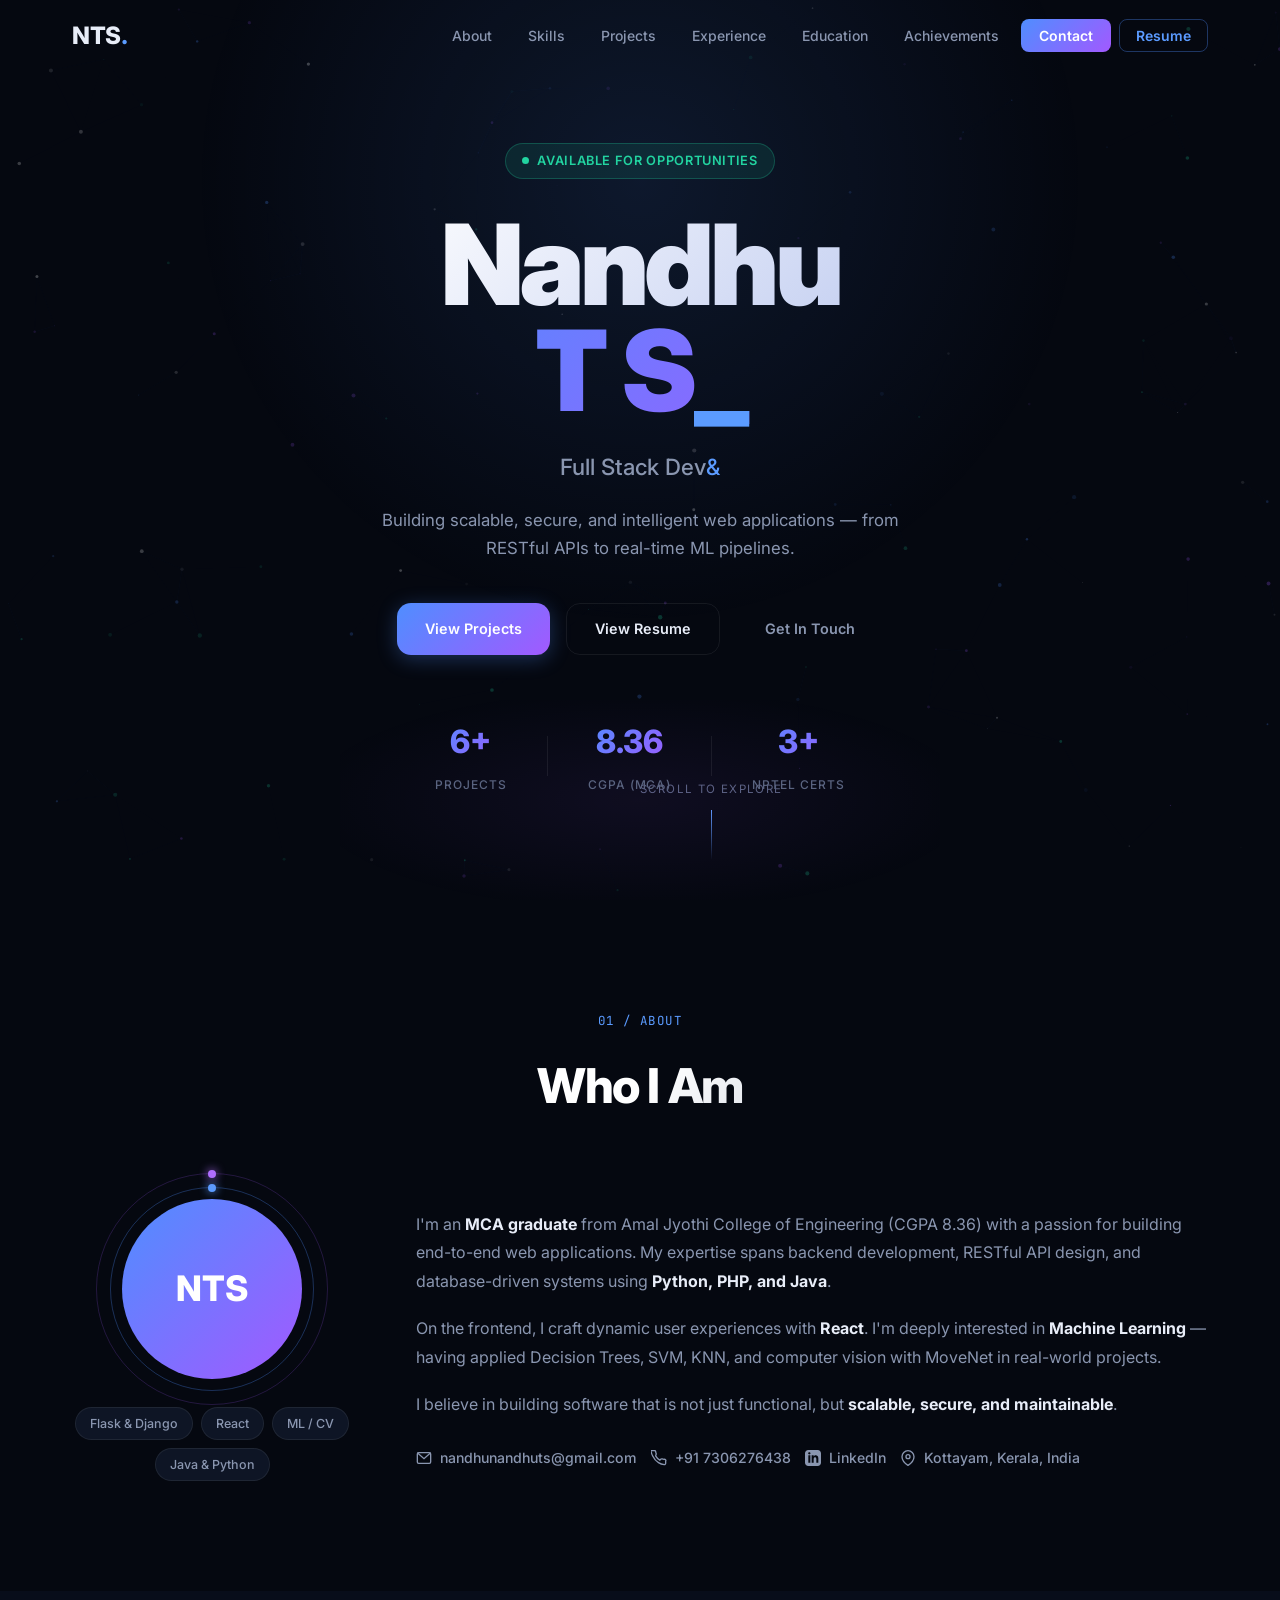
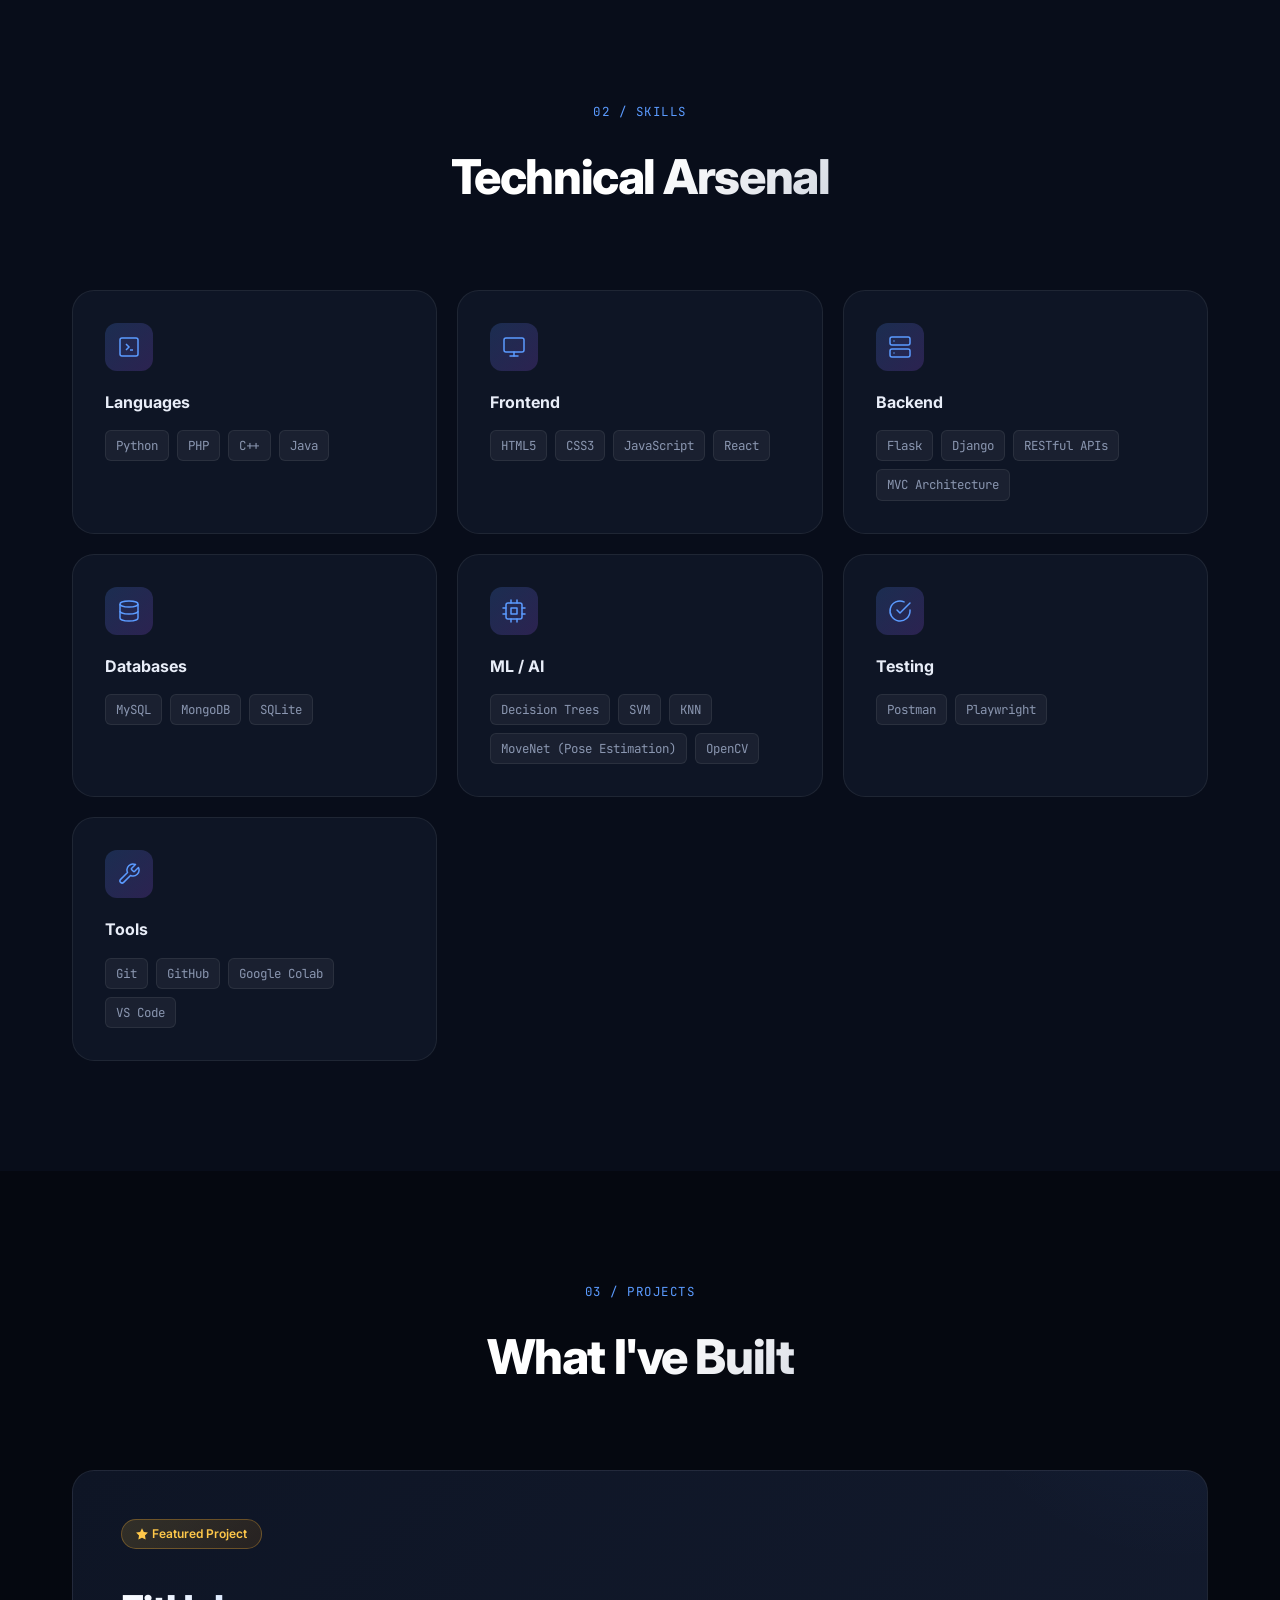
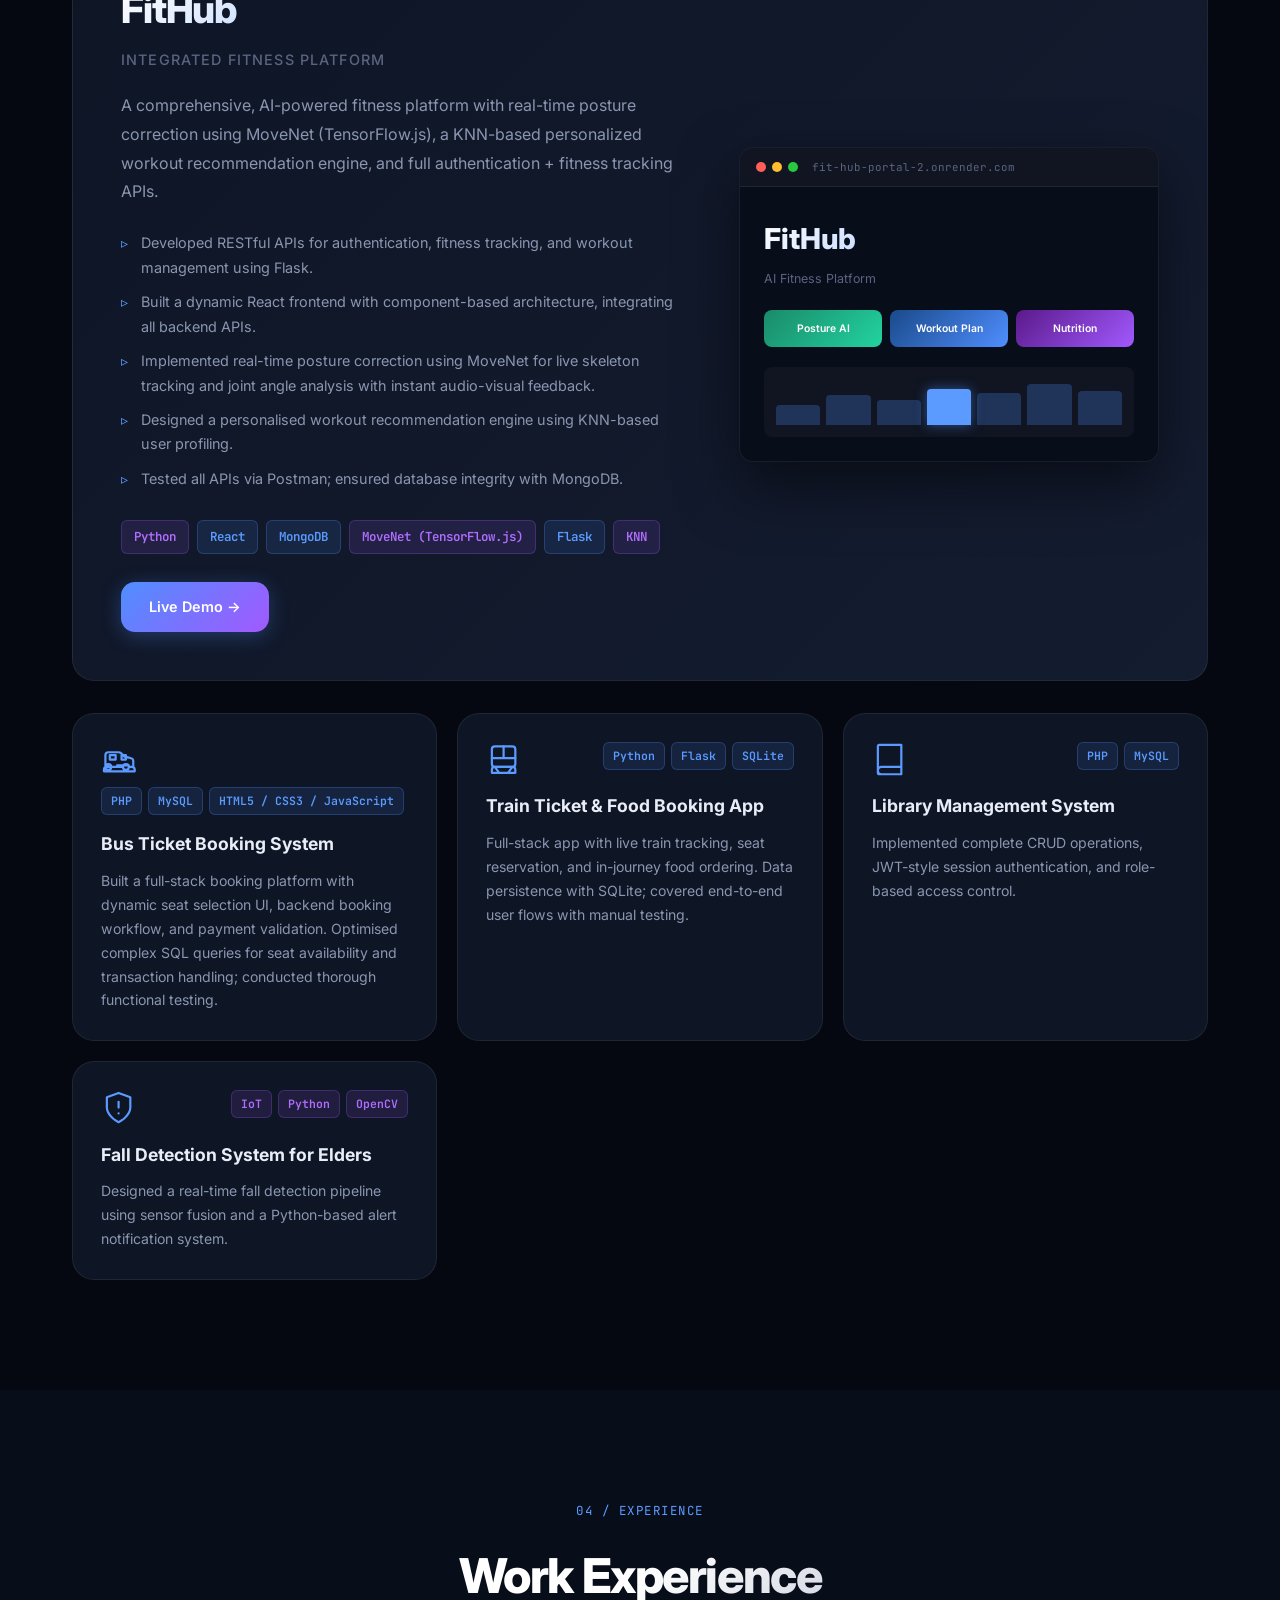
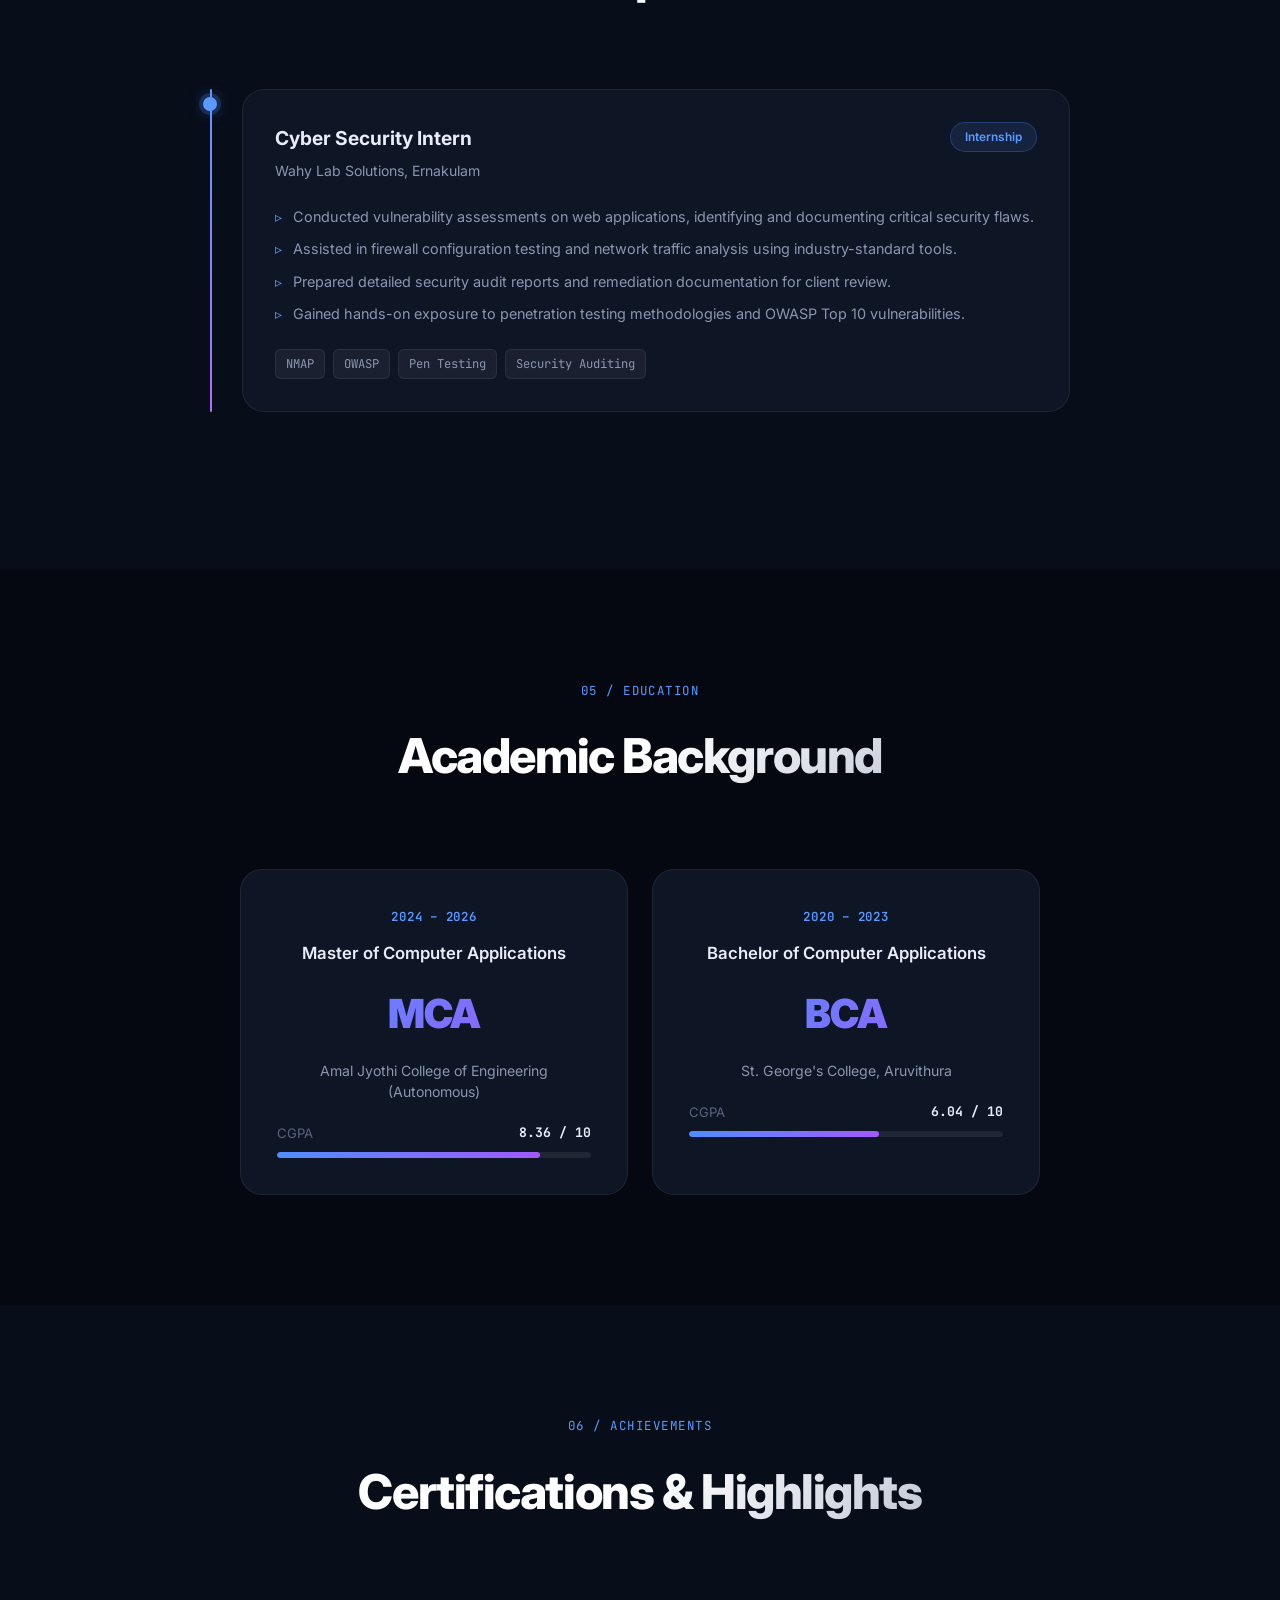
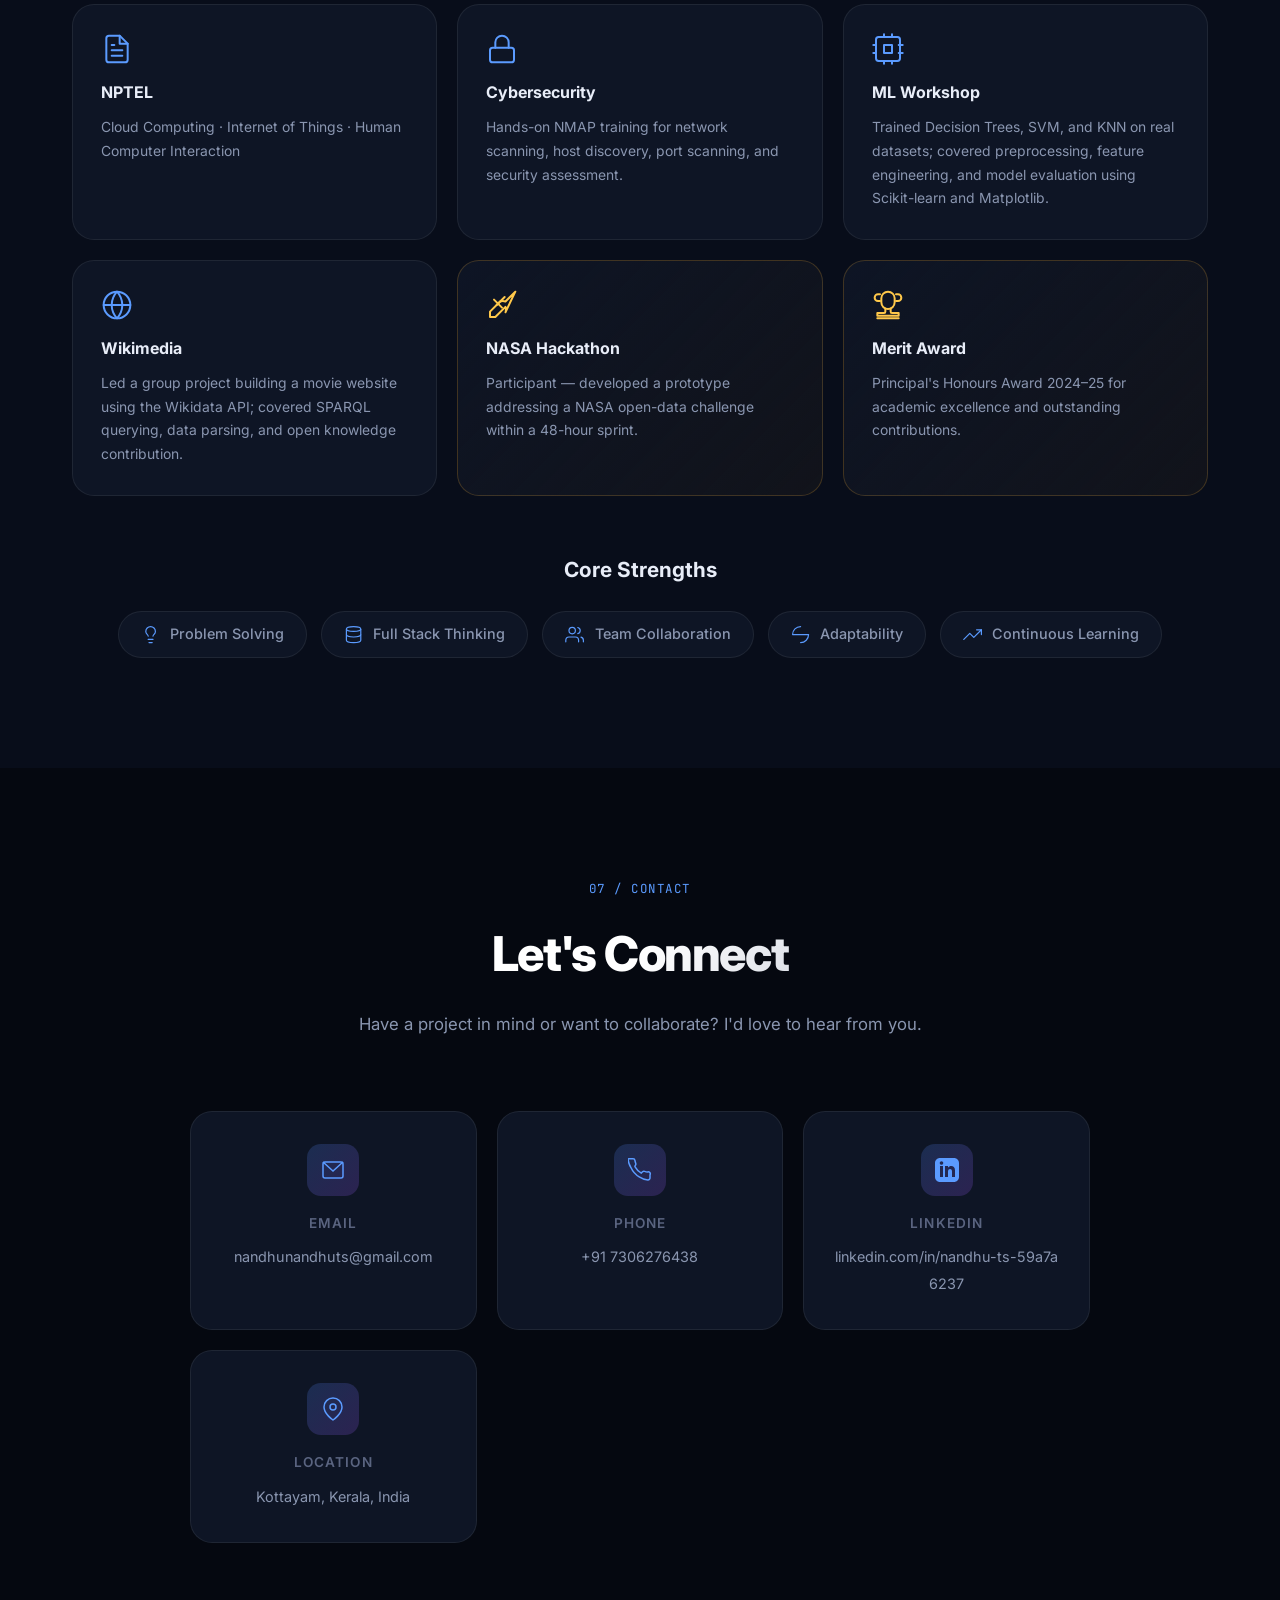
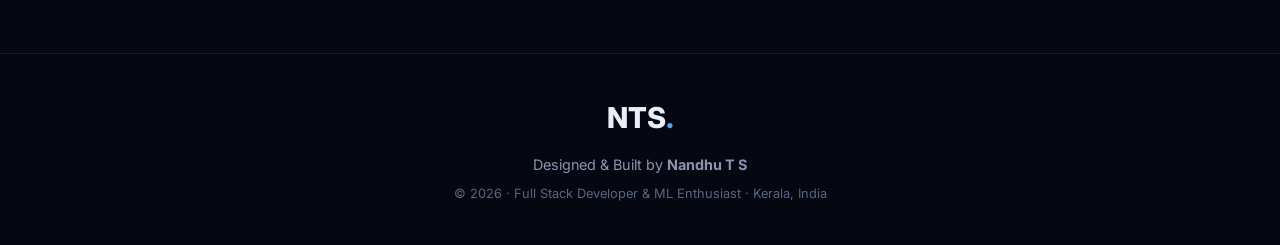
<file: index.html>
<!DOCTYPE html>
<html lang="en">
<head>
  <meta charset="UTF-8" />
  <meta name="viewport" content="width=device-width, initial-scale=1.0" />
  <title>Nandhu T S — Full Stack Developer & ML Enthusiast</title>
  <meta name="description" content="Portfolio of Nandhu T S — Full Stack Developer and ML Enthusiast specializing in Flask, React, Python, Java and Machine Learning." />
  <link rel="preconnect" href="https://fonts.googleapis.com" />
  <link rel="preconnect" href="https://fonts.gstatic.com" crossorigin />
  <link href="https://fonts.googleapis.com/css2?family=Inter:wght@300;400;500;600;700;800;900&family=JetBrains+Mono:wght@400;500&display=swap" rel="stylesheet" />
  <link rel="stylesheet" href="styles.css" />
</head>
<body>
  <!-- Particle Canvas -->
  <canvas id="particles"></canvas>

  <!-- Navigation -->
  <nav id="navbar">
    <div class="nav-container">
      <a class="nav-logo" href="#hero">NTS<span class="logo-dot">.</span></a>
      <button class="nav-toggle" id="navToggle" aria-label="Toggle menu">
        <span></span><span></span><span></span>
      </button>
      <ul class="nav-links" id="navLinks">
        <li><a href="#about">About</a></li>
        <li><a href="#skills">Skills</a></li>
        <li><a href="#projects">Projects</a></li>
        <li><a href="#experience">Experience</a></li>
        <li><a href="#education">Education</a></li>
        <li><a href="#certifications">Achievements</a></li>
        <li><a href="#contact" class="nav-cta">Contact</a></li>
        <li><a href="resume.html" class="nav-resume" target="_blank" id="navResumeLink">Resume</a></li>
      </ul>
    </div>
  </nav>

  <!-- Hero Section -->
  <section id="hero">
    <div class="hero-content">
      <div class="hero-badge">
        <span class="badge-dot"></span>
        Available for opportunities
      </div>
      <h1 class="hero-name">
        <span class="line1">Nandhu</span>
        <span class="line2">T S<span class="cursor-blink">_</span></span>
      </h1>
      <p class="hero-title">Full Stack Developer <span class="amp">&amp;</span> ML Enthusiast</p>
      <p class="hero-desc">
        Building scalable, secure, and intelligent web applications — from RESTful APIs to real-time ML pipelines.
      </p>
      <div class="hero-actions">
        <a href="#projects" class="btn btn-primary">View Projects</a>
        <a href="resume.html" class="btn btn-outline" target="_blank" id="heroResumeBtn">View Resume</a>
        <a href="#contact" class="btn btn-ghost">Get In Touch</a>
      </div>
      <div class="hero-stats">
        <div class="stat"><span class="stat-val">6+</span><span class="stat-label">Projects</span></div>
        <div class="stat-divider"></div>
        <div class="stat"><span class="stat-val">8.36</span><span class="stat-label">CGPA (MCA)</span></div>
        <div class="stat-divider"></div>
        <div class="stat"><span class="stat-val">3+</span><span class="stat-label">NPTEL Certs</span></div>
      </div>
    </div>
    <div class="hero-scroll">
      <span>Scroll to explore</span>
      <div class="scroll-line"></div>
    </div>
  </section>

  <!-- About Section -->
  <section id="about" class="section">
    <div class="container">
      <div class="section-header">
        <span class="section-tag">01 / About</span>
        <h2 class="section-title">Who I Am</h2>
      </div>
      <div class="about-grid">
        <div class="about-avatar-wrap">
          <div class="about-avatar">
            <div class="avatar-initials">NTS</div>
            <div class="avatar-ring"></div>
            <div class="avatar-ring ring2"></div>
          </div>
          <div class="about-chips">
            <span class="chip">Flask &amp; Django</span>
            <span class="chip">React</span>
            <span class="chip">ML / CV</span>
            <span class="chip">Java &amp; Python</span>
          </div>
        </div>
        <div class="about-text">
          <p>
            I'm an <strong>MCA graduate</strong> from Amal Jyothi College of Engineering (CGPA 8.36) with a passion for building end-to-end web applications. My expertise spans backend development, RESTful API design, and database-driven systems using <strong>Python, PHP, and Java</strong>.
          </p>
          <p>
            On the frontend, I craft dynamic user experiences with <strong>React</strong>. I'm deeply interested in <strong>Machine Learning</strong> — having applied Decision Trees, SVM, KNN, and computer vision with MoveNet in real-world projects.
          </p>
          <p>
            I believe in building software that is not just functional, but <strong>scalable, secure, and maintainable</strong>.
          </p>
          <div class="about-links">
            <a href="mailto:nandhunandhuts@gmail.com" class="about-link" id="emailLink">
              <svg viewBox="0 0 24 24" fill="none" stroke="currentColor" stroke-width="2"><rect x="2" y="4" width="20" height="16" rx="2"/><polyline points="22,4 12,13 2,4"/></svg>
              nandhunandhuts@gmail.com
            </a>
            <a href="tel:+917306276438" class="about-link" id="phoneLink">
              <svg viewBox="0 0 24 24" fill="none" stroke="currentColor" stroke-width="2"><path d="M22 16.92v3a2 2 0 01-2.18 2 19.79 19.79 0 01-8.63-3.07A19.5 19.5 0 013.07 9.81a19.79 19.79 0 01-3.07-8.66A2 2 0 012 .82h3a2 2 0 012 1.72c.127.96.361 1.903.7 2.81a2 2 0 01-.45 2.11L6.91 8.73a16 16 0 006.36 6.36l1.27-1.27a2 2 0 012.11-.45c.907.339 1.85.573 2.81.7A2 2 0 0122 16.92z"/></svg>
              +91 7306276438
            </a>
            <a href="https://www.linkedin.com/in/nandhu-ts-59a7a6237" target="_blank" rel="noopener noreferrer" class="about-link" id="linkedinLink">
              <svg viewBox="0 0 24 24" fill="currentColor"><path d="M19 0h-14c-2.761 0-5 2.239-5 5v14c0 2.761 2.239 5 5 5h14c2.762 0 5-2.239 5-5v-14c0-2.761-2.238-5-5-5zm-11 19h-3v-11h3v11zm-1.5-12.268c-.966 0-1.75-.79-1.75-1.764s.784-1.764 1.75-1.764 1.75.79 1.75 1.764-.783 1.764-1.75 1.764zm13.5 12.268h-3v-5.604c0-3.368-4-3.113-4 0v5.604h-3v-11h3v1.765c1.396-2.586 7-2.777 7 2.476v6.759z"/></svg>
              LinkedIn
            </a>
            <span class="about-link no-hover">
              <svg viewBox="0 0 24 24" fill="none" stroke="currentColor" stroke-width="2"><path d="M21 10c0 7-9 13-9 13s-9-6-9-13a9 9 0 0118 0z"/><circle cx="12" cy="10" r="3"/></svg>
              Kottayam, Kerala, India
            </span>
          </div>
        </div>
      </div>
    </div>
  </section>

  <!-- Skills Section -->
  <section id="skills" class="section section-dark">
    <div class="container">
      <div class="section-header">
        <span class="section-tag">02 / Skills</span>
        <h2 class="section-title">Technical Arsenal</h2>
      </div>
      <div class="skills-grid">
        <div class="skill-card reveal">
          <div class="skill-icon">
            <svg viewBox="0 0 24 24" fill="none" stroke="currentColor" stroke-width="1.5"><rect x="3" y="3" width="18" height="18" rx="2"/><path d="M9 9l3 3-3 3M13 15h3"/></svg>
          </div>
          <h3>Languages</h3>
          <div class="skill-tags">
            <span>Python</span><span>PHP</span><span>C++</span><span>Java</span>
          </div>
        </div>
        <div class="skill-card reveal">
          <div class="skill-icon">
            <svg viewBox="0 0 24 24" fill="none" stroke="currentColor" stroke-width="1.5" stroke-linecap="round" stroke-linejoin="round"><rect x="2" y="3" width="20" height="14" rx="2" ry="2"/><line x1="8" y1="21" x2="16" y2="21"/><line x1="12" y1="17" x2="12" y2="21"/></svg>
          </div>
          <h3>Frontend</h3>
          <div class="skill-tags">
            <span>HTML5</span><span>CSS3</span><span>JavaScript</span><span>React</span>
          </div>
        </div>
        <div class="skill-card reveal">
          <div class="skill-icon">
            <svg viewBox="0 0 24 24" fill="none" stroke="currentColor" stroke-width="1.5" stroke-linecap="round" stroke-linejoin="round"><rect x="2" y="2" width="20" height="8" rx="2" ry="2"/><rect x="2" y="14" width="20" height="8" rx="2" ry="2"/><line x1="6" y1="6" x2="6.01" y2="6"/><line x1="6" y1="18" x2="6.01" y2="18"/></svg>
          </div>
          <h3>Backend</h3>
          <div class="skill-tags">
            <span>Flask</span><span>Django</span><span>RESTful APIs</span><span>MVC Architecture</span>
          </div>
        </div>
        <div class="skill-card reveal">
          <div class="skill-icon">
            <svg viewBox="0 0 24 24" fill="none" stroke="currentColor" stroke-width="1.5"><ellipse cx="12" cy="5" rx="9" ry="3"/><path d="M21 12c0 1.66-4 3-9 3s-9-1.34-9-3"/><path d="M3 5v14c0 1.66 4 3 9 3s9-1.34 9-3V5"/></svg>
          </div>
          <h3>Databases</h3>
          <div class="skill-tags">
            <span>MySQL</span><span>MongoDB</span><span>SQLite</span>
          </div>
        </div>
        <div class="skill-card reveal">
          <div class="skill-icon">
            <svg viewBox="0 0 24 24" fill="none" stroke="currentColor" stroke-width="1.5" stroke-linecap="round" stroke-linejoin="round"><rect x="4" y="4" width="16" height="16" rx="2"/><rect x="9" y="9" width="6" height="6"/><line x1="9" y1="1" x2="9" y2="4"/><line x1="15" y1="1" x2="15" y2="4"/><line x1="9" y1="20" x2="9" y2="23"/><line x1="15" y1="20" x2="15" y2="23"/><line x1="20" y1="9" x2="23" y2="9"/><line x1="20" y1="15" x2="23" y2="15"/><line x1="1" y1="9" x2="4" y2="9"/><line x1="1" y1="15" x2="4" y2="15"/></svg>
          </div>
          <h3>ML / AI</h3>
          <div class="skill-tags">
            <span>Decision Trees</span><span>SVM</span><span>KNN</span><span>MoveNet (Pose Estimation)</span><span>OpenCV</span>
          </div>
        </div>
        <div class="skill-card reveal">
          <div class="skill-icon">
            <svg viewBox="0 0 24 24" fill="none" stroke="currentColor" stroke-width="1.5" stroke-linecap="round" stroke-linejoin="round"><path d="M22 11.08V12a10 10 0 1 1-5.93-9.14"></path><polyline points="22 4 12 14.01 9 11.01"></polyline></svg>
          </div>
          <h3>Testing</h3>
          <div class="skill-tags">
            <span>Postman</span><span>Playwright</span>
          </div>
        </div>
        <div class="skill-card reveal">
          <div class="skill-icon">
            <svg viewBox="0 0 24 24" fill="none" stroke="currentColor" stroke-width="1.5" stroke-linecap="round" stroke-linejoin="round"><path d="M14.7 6.3a1 1 0 0 0 0 1.4l1.6 1.6a1 1 0 0 0 1.4 0l3.77-3.77a6 6 0 0 1-7.94 7.94l-6.91 6.91a2.12 2.12 0 0 1-3-3l6.91-6.91a6 6 0 0 1 7.94-7.94l-3.76 3.76z"></path></svg>
          </div>
          <h3>Tools</h3>
          <div class="skill-tags">
            <span>Git</span><span>GitHub</span><span>Google Colab</span><span>VS Code</span>
          </div>
        </div>
      </div>
    </div>
  </section>

  <!-- Projects Section -->
  <section id="projects" class="section">
    <div class="container">
      <div class="section-header">
        <span class="section-tag">03 / Projects</span>
        <h2 class="section-title">What I've Built</h2>
      </div>

      <!-- Featured Project -->
      <div class="featured-project reveal">
        <div class="featured-badge">
          <svg viewBox="0 0 24 24" fill="currentColor" style="width:12px; height:12px; vertical-align:middle; margin-right:4px; display:inline-block;"><path d="M12 .587l3.668 7.431 8.2 1.192-5.934 5.784 1.4 8.168-7.334-3.856-7.334 3.856 1.4-8.168-5.934-5.784 8.2-1.192z"/></svg>Featured Project
        </div>
        <div class="featured-grid">
          <div class="featured-info">
            <h3 class="project-name">FitHub</h3>
            <p class="project-subtitle">Integrated Fitness Platform</p>
            <p class="project-desc">
              A comprehensive, AI-powered fitness platform with real-time posture correction using MoveNet (TensorFlow.js), 
              a KNN-based personalized workout recommendation engine, and full authentication + fitness tracking APIs.
            </p>
            <ul class="project-highlights">
              <li>Developed RESTful APIs for authentication, fitness tracking, and workout management using Flask.</li>
              <li>Built a dynamic React frontend with component-based architecture, integrating all backend APIs.</li>
              <li>Implemented real-time posture correction using MoveNet for live skeleton tracking and joint angle analysis with instant audio-visual feedback.</li>
              <li>Designed a personalised workout recommendation engine using KNN-based user profiling.</li>
              <li>Tested all APIs via Postman; ensured database integrity with MongoDB.</li>
            </ul>
            <div class="project-tech">
              <span class="tech-tag ml">Python</span>
              <span class="tech-tag">React</span>
              <span class="tech-tag">MongoDB</span>
              <span class="tech-tag ml">MoveNet (TensorFlow.js)</span>
              <span class="tech-tag">Flask</span>
              <span class="tech-tag ml">KNN</span>
            </div>
            <div class="project-actions">
              <a href="https://fit-hub-portal-2.onrender.com/" target="_blank" rel="noopener noreferrer" class="btn btn-primary" id="fithubLiveLink">Live Demo →</a>
            </div>
          </div>
          <div class="featured-mockup">
            <div class="mockup-window">
              <div class="mockup-bar">
                <span class="dot red"></span><span class="dot yellow"></span><span class="dot green"></span>
                <span class="mockup-url">fit-hub-portal-2.onrender.com</span>
              </div>
              <div class="mockup-screen">
                <div class="mockup-hero-text">FitHub</div>
                <div class="mockup-hero-sub">AI Fitness Platform</div>
                <div class="mockup-cards">
                  <div class="mc mc-green">Posture AI</div>
                  <div class="mc mc-blue">Workout Plan</div>
                  <div class="mc mc-purple">Nutrition</div>
                </div>
                <div class="mockup-chart">
                  <div class="bar" style="height:45%"></div>
                  <div class="bar" style="height:65%"></div>
                  <div class="bar" style="height:55%"></div>
                  <div class="bar active" style="height:80%"></div>
                  <div class="bar" style="height:70%"></div>
                  <div class="bar" style="height:90%"></div>
                  <div class="bar" style="height:75%"></div>
                </div>
              </div>
            </div>
          </div>
        </div>
      </div>

      <!-- Other Projects Grid -->
      <div class="projects-grid">
        <div class="project-card reveal" id="busTicketProject">
          <div class="project-card-header">
            <div class="project-card-icon">
              <svg viewBox="0 0 24 24" fill="none" stroke="currentColor" stroke-width="1.5" stroke-linecap="round" stroke-linejoin="round"><path d="M19 17h2c.6 0 1-.4 1-1v-3c0-.9-.7-1.7-1.5-1.9C18.7 10.6 16 10 16 10s-1.3-1.4-2.2-2.3c-.5-.4-1.1-.7-1.8-.7H5c-1.1 0-2 .9-2 2v7h2m14 0h-8M5 17h10a2 2 0 0 1 4 0h2a2 2 0 0 1 2 2v1H2v-1a2 2 0 0 1 2-2h1m1-8h4v3H6V9zm8 0h3v3h-3V9zM7 17a2 2 0 1 1-4 0 2 2 0 0 1 4 0zm12 0a2 2 0 1 1-4 0 2 2 0 0 1 4 0z"/></svg>
            </div>
            <div class="project-card-tags">
              <span class="tech-tag small">PHP</span>
              <span class="tech-tag small">MySQL</span>
              <span class="tech-tag small">HTML5 / CSS3 / JavaScript</span>
            </div>
          </div>
          <h3>Bus Ticket Booking System</h3>
          <p>Built a full-stack booking platform with dynamic seat selection UI, backend booking workflow, and payment validation. Optimised complex SQL queries for seat availability and transaction handling; conducted thorough functional testing.</p>
        </div>

        <div class="project-card reveal" id="trainTicketProject">
          <div class="project-card-header">
            <div class="project-card-icon">
              <svg viewBox="0 0 24 24" fill="none" stroke="currentColor" stroke-width="1.5" stroke-linecap="round" stroke-linejoin="round"><rect x="4" y="3" width="16" height="14" rx="2"/><path d="M4 11h16M12 3v8M9 21l-3-4M15 21l3-4M18 17H6a2 2 0 0 0-2 2v2h16v-2a2 2 0 0 0-2-2z"/></svg>
            </div>
            <div class="project-card-tags">
              <span class="tech-tag small">Python</span>
              <span class="tech-tag small">Flask</span>
              <span class="tech-tag small">SQLite</span>
            </div>
          </div>
          <h3>Train Ticket &amp; Food Booking App</h3>
          <p>Full-stack app with live train tracking, seat reservation, and in-journey food ordering. Data persistence with SQLite; covered end-to-end user flows with manual testing.</p>
        </div>

        <div class="project-card reveal" id="libraryProject">
          <div class="project-card-header">
            <div class="project-card-icon">
              <svg viewBox="0 0 24 24" fill="none" stroke="currentColor" stroke-width="1.5" stroke-linecap="round" stroke-linejoin="round"><path d="M4 19.5A2.5 2.5 0 0 1 6.5 17H20M4 19.5A2.5 2.5 0 0 0 6.5 22H20M4 19.5V3a1 1 0 0 1 1-1h15v20H5a1 1 0 0 1-1-1z"/></svg>
            </div>
            <div class="project-card-tags">
              <span class="tech-tag small">PHP</span>
              <span class="tech-tag small">MySQL</span>
            </div>
          </div>
          <h3>Library Management System</h3>
          <p>Implemented complete CRUD operations, JWT-style session authentication, and role-based access control.</p>
        </div>

        <div class="project-card reveal" id="fallDetectionProject">
          <div class="project-card-header">
            <div class="project-card-icon">
              <svg viewBox="0 0 24 24" fill="none" stroke="currentColor" stroke-width="1.5" stroke-linecap="round" stroke-linejoin="round"><path d="M12 22s8-4 8-10V5l-8-3-8 3v7c0 6 8 10 8 10z"/><line x1="12" y1="8" x2="12" y2="12"/><line x1="12" y1="16" x2="12.01" y2="16"/></svg>
            </div>
            <div class="project-card-tags">
              <span class="tech-tag small ml">IoT</span>
              <span class="tech-tag small ml">Python</span>
              <span class="tech-tag small ml">OpenCV</span>
            </div>
          </div>
          <h3>Fall Detection System for Elders</h3>
          <p>Designed a real-time fall detection pipeline using sensor fusion and a Python-based alert notification system.</p>
        </div>
      </div>
    </div>
  </section>

  <!-- Experience Section -->
  <section id="experience" class="section section-dark">
    <div class="container">
      <div class="section-header">
        <span class="section-tag">04 / Experience</span>
        <h2 class="section-title">Work Experience</h2>
      </div>
      <div class="timeline">
        <div class="timeline-item reveal" id="cyberSecInternship">
          <div class="timeline-dot"></div>
          <div class="timeline-content">
            <div class="timeline-header">
              <div>
                <h3>Cyber Security Intern</h3>
                <p class="timeline-org">Wahy Lab Solutions, Ernakulam</p>
              </div>
              <span class="timeline-badge">Internship</span>
            </div>
            <ul class="timeline-points">
              <li>Conducted vulnerability assessments on web applications, identifying and documenting critical security flaws.</li>
              <li>Assisted in firewall configuration testing and network traffic analysis using industry-standard tools.</li>
              <li>Prepared detailed security audit reports and remediation documentation for client review.</li>
              <li>Gained hands-on exposure to penetration testing methodologies and OWASP Top 10 vulnerabilities.</li>
            </ul>
            <div class="timeline-skills">
              <span>NMAP</span><span>OWASP</span><span>Pen Testing</span><span>Security Auditing</span>
            </div>
          </div>
        </div>
      </div>
    </div>
  </section>

  <!-- Education Section -->
  <section id="education" class="section">
    <div class="container">
      <div class="section-header">
        <span class="section-tag">05 / Education</span>
        <h2 class="section-title">Academic Background</h2>
      </div>
      <div class="edu-grid">
        <div class="edu-card reveal" id="mcaCard">
          <div class="edu-year">2024 – 2026</div>
          <div class="edu-degree">Master of Computer Applications</div>
          <div class="edu-abbr">MCA</div>
          <div class="edu-inst">Amal Jyothi College of Engineering (Autonomous)</div>
          <div class="edu-cgpa">
            <span class="cgpa-label">CGPA</span>
            <span class="cgpa-val">8.36 / 10</span>
          </div>
          <div class="cgpa-bar"><div class="cgpa-fill" style="width: 83.6%"></div></div>
        </div>
        <div class="edu-card reveal" id="bcaCard">
          <div class="edu-year">2020 – 2023</div>
          <div class="edu-degree">Bachelor of Computer Applications</div>
          <div class="edu-abbr">BCA</div>
          <div class="edu-inst">St. George's College, Aruvithura</div>
          <div class="edu-cgpa">
            <span class="cgpa-label">CGPA</span>
            <span class="cgpa-val">6.04 / 10</span>
          </div>
          <div class="cgpa-bar"><div class="cgpa-fill" style="width: 60.4%"></div></div>
        </div>
      </div>
    </div>
  </section>

  <!-- Certifications Section -->
  <section id="certifications" class="section section-dark">
    <div class="container">
      <div class="section-header">
        <span class="section-tag">06 / Achievements</span>
        <h2 class="section-title">Certifications &amp; Highlights</h2>
      </div>
      <div class="cert-grid">
        <div class="cert-card reveal" id="nptelCert">
          <div class="cert-icon">
            <svg viewBox="0 0 24 24" fill="none" stroke="currentColor" stroke-width="1.5" stroke-linecap="round" stroke-linejoin="round"><path d="M14 2H6a2 2 0 0 0-2 2v16a2 2 0 0 0 2 2h12a2 2 0 0 0 2-2V8z"/><polyline points="14 2 14 8 20 8"/><line x1="16" y1="13" x2="8" y2="13"/><line x1="16" y1="17" x2="8" y2="17"/><polyline points="10 9 9 9 8 9"/></svg>
          </div>
          <h3>NPTEL</h3>
          <p>Cloud Computing · Internet of Things · Human Computer Interaction</p>
        </div>
        <div class="cert-card reveal" id="cyberWorkshop">
          <div class="cert-icon">
            <svg viewBox="0 0 24 24" fill="none" stroke="currentColor" stroke-width="1.5" stroke-linecap="round" stroke-linejoin="round"><rect x="3" y="11" width="18" height="11" rx="2" ry="2"/><path d="M7 11V7a5 5 0 0 1 10 0v4"/></svg>
          </div>
          <h3>Cybersecurity</h3>
          <p>Hands-on NMAP training for network scanning, host discovery, port scanning, and security assessment.</p>
        </div>
        <div class="cert-card reveal" id="mlWorkshop">
          <div class="cert-icon">
            <svg viewBox="0 0 24 24" fill="none" stroke="currentColor" stroke-width="1.5" stroke-linecap="round" stroke-linejoin="round"><rect x="3" y="3" width="18" height="18" rx="2" ry="2"/><rect x="9" y="9" width="6" height="6"/><line x1="9" y1="1" x2="9" y2="3"/><line x1="15" y1="1" x2="15" y2="3"/><line x1="9" y1="21" x2="9" y2="23"/><line x1="15" y1="21" x2="15" y2="23"/><line x1="20" y1="9" x2="23" y2="9"/><line x1="20" y1="15" x2="23" y2="15"/><line x1="1" y1="9" x2="3" y2="9"/><line x1="1" y1="15" x2="3" y2="15"/></svg>
          </div>
          <h3>ML Workshop</h3>
          <p>Trained Decision Trees, SVM, and KNN on real datasets; covered preprocessing, feature engineering, and model evaluation using Scikit-learn and Matplotlib.</p>
        </div>
        <div class="cert-card reveal" id="wikiWorkshop">
          <div class="cert-icon">
            <svg viewBox="0 0 24 24" fill="none" stroke="currentColor" stroke-width="1.5" stroke-linecap="round" stroke-linejoin="round"><circle cx="12" cy="12" r="10"/><line x1="2" y1="12" x2="22" y2="12"/><path d="M12 2a15.3 15.3 0 0 1 4 10 15.3 15.3 0 0 1-4 10 15.3 15.3 0 0 1-4-10 15.3 15.3 0 0 1 4-10z"/></svg>
          </div>
          <h3>Wikimedia</h3>
          <p>Led a group project building a movie website using the Wikidata API; covered SPARQL querying, data parsing, and open knowledge contribution.</p>
        </div>
        <div class="cert-card reveal featured-cert" id="nasaHackathon">
          <div class="cert-icon">
            <svg viewBox="0 0 24 24" fill="none" stroke="currentColor" stroke-width="1.5" stroke-linecap="round" stroke-linejoin="round"><path d="M22 2l-7.4 7.4c-.6-.2-1.3-.4-2-.4s-1.4.2-2 .4L3 17v4h4l7.6-7.6c.2.6.4 1.3.4 2s-.2 1.4-.4 2L22 2z"/><path d="M14 6L8 12M6 8l6 6"/></svg>
          </div>
          <h3>NASA Hackathon</h3>
          <p>Participant — developed a prototype addressing a NASA open-data challenge within a 48-hour sprint.</p>
        </div>
        <div class="cert-card reveal featured-cert" id="principalsHonour">
          <div class="cert-icon">
            <svg viewBox="0 0 24 24" fill="none" stroke="currentColor" stroke-width="1.5" stroke-linecap="round" stroke-linejoin="round"><path d="M6 9H4.5a2.5 2.5 0 0 1 0-5H6"/><path d="M18 9h1.5a2.5 2.5 0 0 0 0-5H18"/><path d="M4 22h16"/><path d="M10 14.66V17c0 .55-.45 1-1 1H4v2h16v-2h-5c-.55 0-1-.45-1-1v-2.34"/><path d="M12 2a5 5 0 0 0-5 5v3c0 3 2.5 5 5 5s5-2 5-5V7a5 5 0 0 0-5-5z"/></svg>
          </div>
          <h3>Merit Award</h3>
          <p>Principal's Honours Award 2024–25 for academic excellence and outstanding contributions.</p>
        </div>
      </div>

      <div class="strengths-section reveal">
        <h3 class="strengths-title">Core Strengths</h3>
        <div class="strengths-grid">
          <div class="strength-item" id="problemSolving">
            <span class="strength-icon">
              <svg viewBox="0 0 24 24" fill="none" stroke="currentColor" stroke-width="1.5" stroke-linecap="round" stroke-linejoin="round"><path d="M15 14c.2-1 .7-1.7 1.5-2.5 1-.9 1.5-2.2 1.5-3.5A6 6 0 0 0 6 8c0 1 .5 2.2 1.5 3.5.7.7 1.3 1.5 1.5 2.5"/><line x1="9" y1="18" x2="15" y2="18"/><line x1="10" y1="22" x2="14" y2="22"/></svg>
            </span>
            <span>Problem Solving</span>
          </div>
          <div class="strength-item" id="fullStackThinking">
            <span class="strength-icon">
              <svg viewBox="0 0 24 24" fill="none" stroke="currentColor" stroke-width="1.5"><ellipse cx="12" cy="5" rx="9" ry="3"/><path d="M21 12c0 1.66-4 3-9 3s-9-1.34-9-3"/><path d="M3 5v14c0 1.66 4 3 9 3s9-1.34 9-3V5"/></svg>
            </span>
            <span>Full Stack Thinking</span>
          </div>
          <div class="strength-item" id="teamCollab">
            <span class="strength-icon">
              <svg viewBox="0 0 24 24" fill="none" stroke="currentColor" stroke-width="1.5" stroke-linecap="round" stroke-linejoin="round"><path d="M17 21v-2a4 4 0 0 0-4-4H5a4 4 0 0 0-4 4v2"/><circle cx="9" cy="7" r="4"/><path d="M23 21v-2a4 4 0 0 0-3-3.87"/><path d="M16 3.13a4 4 0 0 1 0 7.75"/></svg>
            </span>
            <span>Team Collaboration</span>
          </div>
          <div class="strength-item" id="adaptability">
            <span class="strength-icon">
              <svg viewBox="0 0 24 24" fill="none" stroke="currentColor" stroke-width="1.5" stroke-linecap="round" stroke-linejoin="round"><path d="M2 12a10 10 0 0 1 10-10M12 22a10 10 0 0 0 10-10M2 12h20"/></svg>
            </span>
            <span>Adaptability</span>
          </div>
          <div class="strength-item" id="continuousLearning">
            <span class="strength-icon">
              <svg viewBox="0 0 24 24" fill="none" stroke="currentColor" stroke-width="1.5" stroke-linecap="round" stroke-linejoin="round"><polyline points="23 6 13.5 15.5 8.5 10.5 1 18"/><polyline points="17 6 23 6 23 12"/></svg>
            </span>
            <span>Continuous Learning</span>
          </div>
        </div>
      </div>
    </div>
  </section>

  <!-- Contact Section -->
  <section id="contact" class="section">
    <div class="container">
      <div class="section-header">
        <span class="section-tag">07 / Contact</span>
        <h2 class="section-title">Let's Connect</h2>
        <p class="section-sub">Have a project in mind or want to collaborate? I'd love to hear from you.</p>
      </div>
      <div class="contact-grid">
        <div class="contact-card reveal" id="emailContact">
          <div class="contact-icon">
            <svg viewBox="0 0 24 24" fill="none" stroke="currentColor" stroke-width="1.5"><rect x="2" y="4" width="20" height="16" rx="2"/><polyline points="22,4 12,13 2,4"/></svg>
          </div>
          <h3>Email</h3>
          <a href="mailto:nandhunandhuts@gmail.com">nandhunandhuts@gmail.com</a>
        </div>
        <div class="contact-card reveal" id="phoneContact">
          <div class="contact-icon">
            <svg viewBox="0 0 24 24" fill="none" stroke="currentColor" stroke-width="1.5"><path d="M22 16.92v3a2 2 0 01-2.18 2 19.79 19.79 0 01-8.63-3.07A19.5 19.5 0 013.07 9.81a19.79 19.79 0 01-3.07-8.66A2 2 0 012 .82h3a2 2 0 012 1.72c.127.96.361 1.903.7 2.81a2 2 0 01-.45 2.11L6.91 8.73a16 16 0 006.36 6.36l1.27-1.27a2 2 0 012.11-.45c.907.339 1.85.573 2.81.7A2 2 0 0122 16.92z"/></svg>
          </div>
          <h3>Phone</h3>
          <a href="tel:+917306276438">+91 7306276438</a>
        </div>
        <div class="contact-card reveal" id="linkedinContact">
          <div class="contact-icon">
            <svg viewBox="0 0 24 24" fill="currentColor"><path d="M19 0h-14c-2.761 0-5 2.239-5 5v14c0 2.761 2.239 5 5 5h14c2.762 0 5-2.239 5-5v-14c0-2.761-2.238-5-5-5zm-11 19h-3v-11h3v11zm-1.5-12.268c-.966 0-1.75-.79-1.75-1.764s.784-1.764 1.75-1.764 1.75.79 1.75 1.764-.783 1.764-1.75 1.764zm13.5 12.268h-3v-5.604c0-3.368-4-3.113-4 0v5.604h-3v-11h3v1.765c1.396-2.586 7-2.777 7 2.476v6.759z"/></svg>
          </div>
          <h3>LinkedIn</h3>
          <a href="https://www.linkedin.com/in/nandhu-ts-59a7a6237" target="_blank" rel="noopener noreferrer">linkedin.com/in/nandhu-ts-59a7a6237</a>
        </div>
        <div class="contact-card reveal" id="locationContact">
          <div class="contact-icon">
            <svg viewBox="0 0 24 24" fill="none" stroke="currentColor" stroke-width="1.5"><path d="M21 10c0 7-9 13-9 13s-9-6-9-13a9 9 0 0118 0z"/><circle cx="12" cy="10" r="3"/></svg>
          </div>
          <h3>Location</h3>
          <span>Kottayam, Kerala, India</span>
        </div>
      </div>
    </div>
  </section>

  <!-- Footer -->
  <footer>
    <div class="container">
      <div class="footer-content">
        <div class="footer-logo">NTS<span class="logo-dot">.</span></div>
        <p class="footer-text">Designed &amp; Built by <strong>Nandhu T S</strong></p>
        <p class="footer-copy">© 2025 · Full Stack Developer &amp; ML Enthusiast · Kerala, India</p>
      </div>
    </div>
  </footer>

  <script src="script.js"></script>
</body>
</html>
</file>
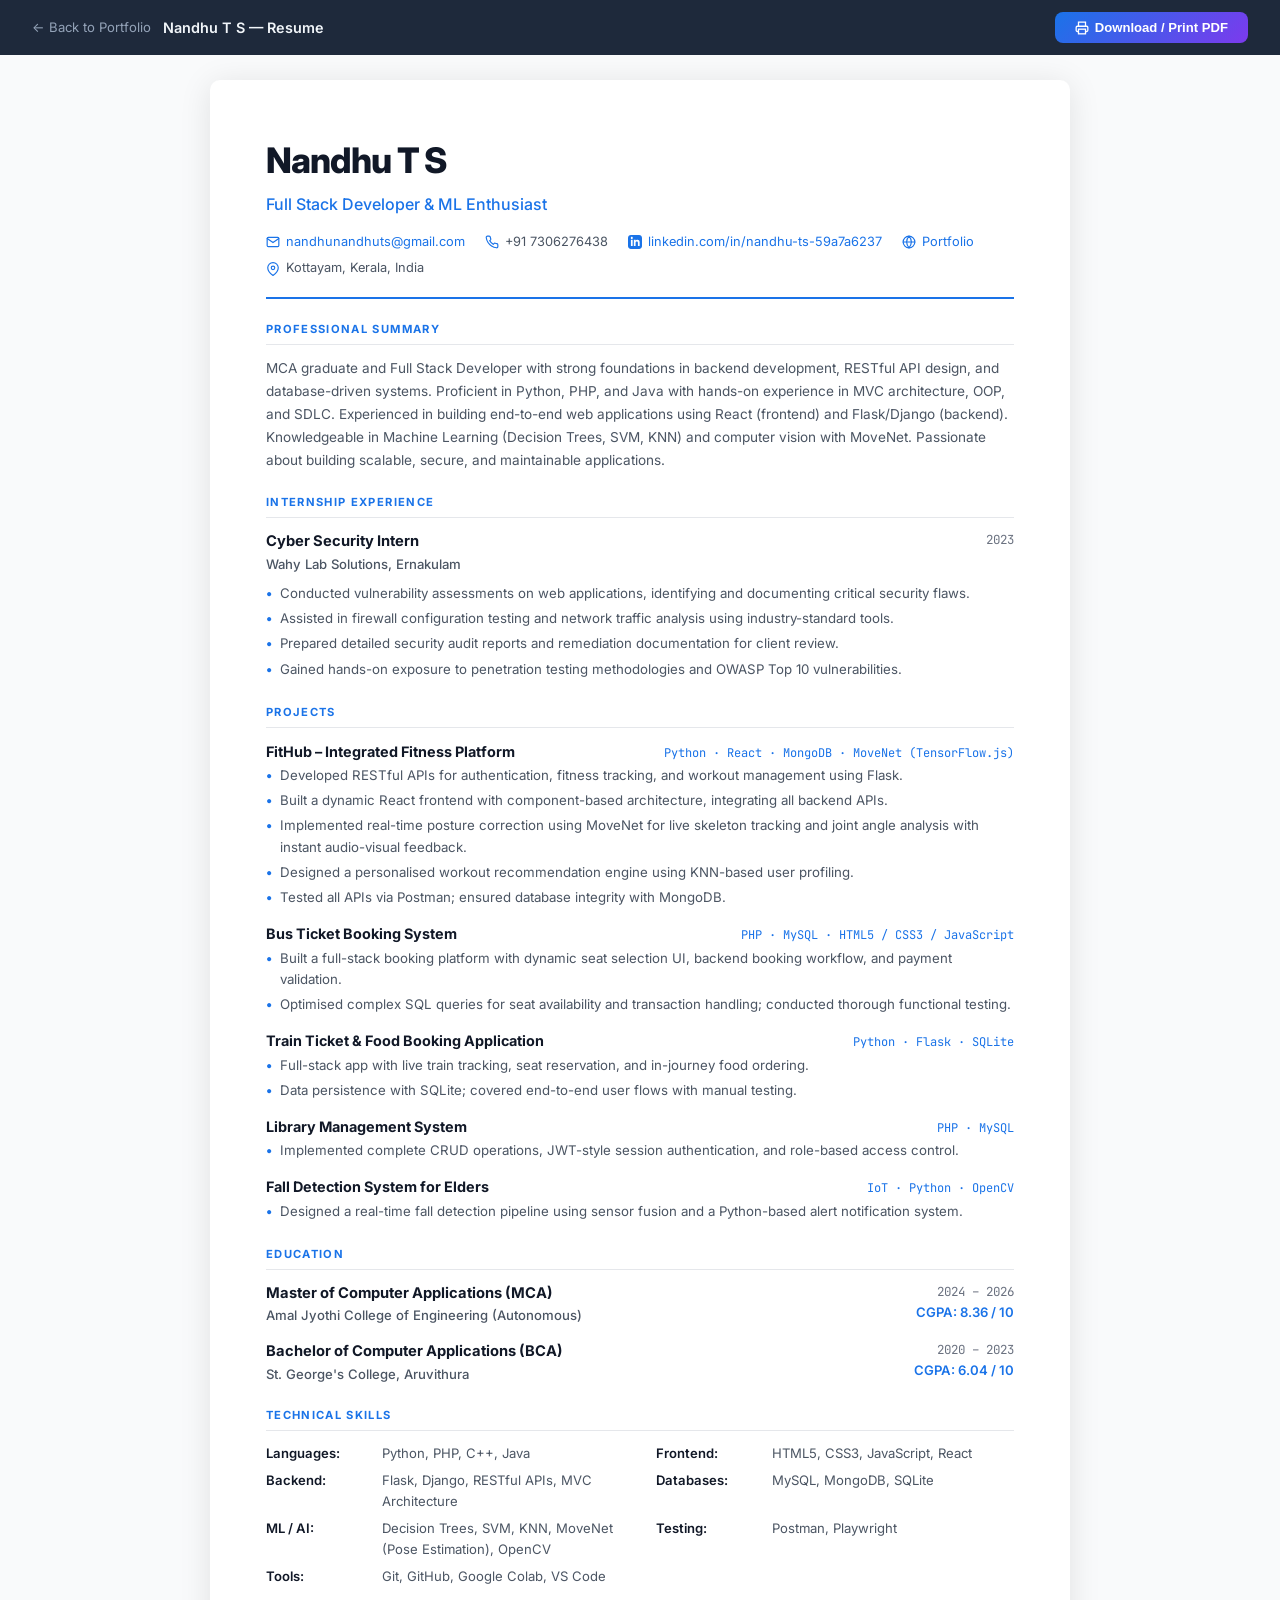
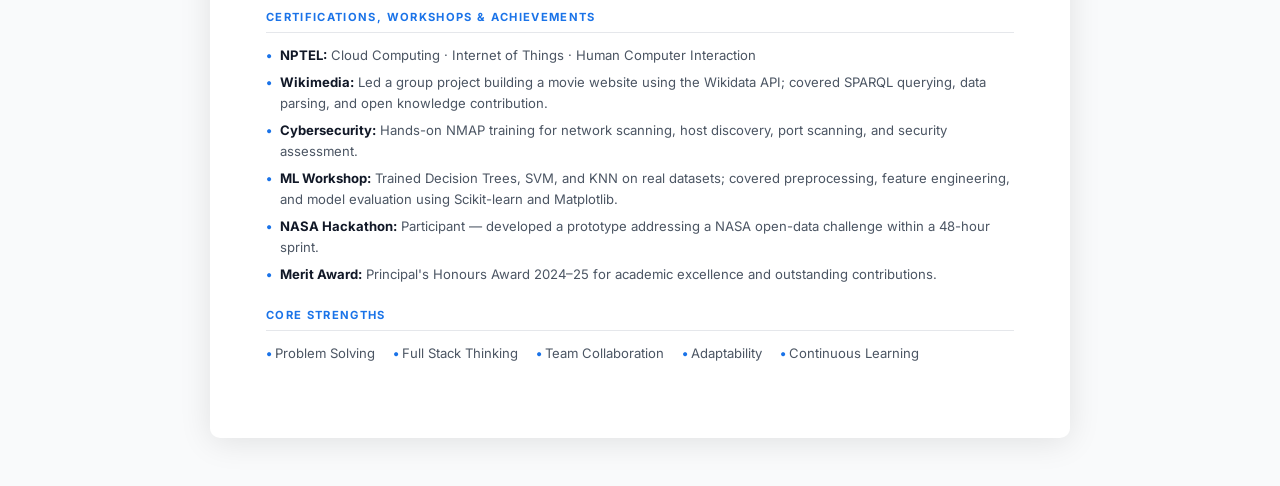
<file: resume.html>
<!DOCTYPE html>
<html lang="en">
<head>
  <meta charset="UTF-8" />
  <meta name="viewport" content="width=device-width, initial-scale=1.0" />
  <title>Resume — Nandhu T S</title>
  <link rel="preconnect" href="https://fonts.googleapis.com" />
  <link href="https://fonts.googleapis.com/css2?family=Inter:wght@300;400;500;600;700;800&family=JetBrains+Mono:wght@400;500&display=swap" rel="stylesheet" />
  <style>
    *, *::before, *::after { box-sizing: border-box; margin: 0; padding: 0; }

    :root {
      --primary:  #1a73e8;
      --dark:     #111827;
      --muted:    #4b5563;
      --light:    #6b7280;
      --border:   #e5e7eb;
      --accent:   #1a73e8;
      --bg:       #f9fafb;
    }

    body {
      font-family: 'Inter', sans-serif;
      background: var(--bg);
      color: var(--dark);
      font-size: 14px;
      line-height: 1.6;
    }

    /* ---- Toolbar (hidden on print) ---- */
    .toolbar {
      position: fixed;
      top: 0; left: 0; right: 0;
      background: #1e293b;
      padding: 12px 32px;
      display: flex;
      align-items: center;
      justify-content: space-between;
      z-index: 100;
      gap: 16px;
    }

    .toolbar-left {
      display: flex;
      align-items: center;
      gap: 12px;
    }

    .toolbar a.back {
      color: #94a3b8;
      text-decoration: none;
      font-size: 0.82rem;
      display: flex;
      align-items: center;
      gap: 6px;
      transition: color 0.2s;
    }

    .toolbar a.back:hover { color: #fff; }

    .toolbar-title {
      color: #f1f5f9;
      font-size: 0.9rem;
      font-weight: 600;
    }

    .toolbar-actions { display: flex; gap: 10px; }

    .btn-print {
      background: linear-gradient(135deg, #1a73e8, #7c3aed);
      color: #fff;
      border: none;
      border-radius: 8px;
      padding: 8px 20px;
      font-size: 0.82rem;
      font-weight: 600;
      cursor: pointer;
      display: flex;
      align-items: center;
      gap: 6px;
      transition: opacity 0.2s, transform 0.2s;
    }

    .btn-print:hover { opacity: 0.88; transform: translateY(-1px); }

    /* ---- Resume Paper ---- */
    .page-wrap {
      padding: 80px 0 48px;
      display: flex;
      justify-content: center;
    }

    .resume {
      background: #fff;
      width: 860px;
      max-width: 100%;
      padding: 52px 56px;
      box-shadow: 0 4px 32px rgba(0,0,0,0.1);
      border-radius: 10px;
    }

    /* ---- Header ---- */
    .r-header {
      border-bottom: 2px solid var(--primary);
      padding-bottom: 18px;
      margin-bottom: 22px;
    }

    .r-name {
      font-size: 2.2rem;
      font-weight: 800;
      letter-spacing: -0.03em;
      color: var(--dark);
      font-family: 'Inter', sans-serif;
    }

    .r-title {
      font-size: 1rem;
      font-weight: 500;
      color: var(--primary);
      margin: 4px 0 14px;
    }

    .r-contacts {
      display: flex;
      flex-wrap: wrap;
      gap: 6px 20px;
      font-size: 0.8rem;
      color: var(--muted);
    }

    .r-contacts span {
      display: flex;
      align-items: center;
      gap: 6px;
    }

    .r-contacts span svg {
      width: 14px;
      height: 14px;
      color: var(--primary);
      flex-shrink: 0;
    }

    .r-contacts a { color: var(--primary); text-decoration: none; }

    /* ---- Section ---- */
    .r-section { margin-bottom: 22px; }

    .r-section-title {
      font-size: 0.7rem;
      font-weight: 700;
      text-transform: uppercase;
      letter-spacing: 0.12em;
      color: var(--primary);
      border-bottom: 1px solid var(--border);
      padding-bottom: 5px;
      margin-bottom: 12px;
    }

    .r-summary {
      font-size: 0.85rem;
      color: var(--muted);
      line-height: 1.7;
    }

    /* ---- Experience / Sub-items ---- */
    .r-item { margin-bottom: 14px; }

    .r-item-header {
      display: flex;
      justify-content: space-between;
      align-items: flex-start;
      flex-wrap: wrap;
      gap: 4px;
      margin-bottom: 6px;
    }

    .r-item-title {
      font-size: 0.92rem;
      font-weight: 700;
      color: var(--dark);
    }

    .r-item-org {
      font-size: 0.82rem;
      color: var(--muted);
      font-weight: 500;
    }

    .r-item-date {
      font-size: 0.78rem;
      color: var(--light);
      font-family: 'JetBrains Mono', monospace;
      white-space: nowrap;
    }

    .r-item-cgpa {
      font-size: 0.82rem;
      color: var(--primary);
      font-weight: 600;
    }

    .r-bullets { list-style: none; padding: 0; }
    .r-bullets li {
      font-size: 0.83rem;
      color: var(--muted);
      padding: 2px 0 2px 14px;
      position: relative;
      line-height: 1.6;
    }
    .r-bullets li::before {
      content: '•';
      position: absolute;
      left: 0;
      color: var(--primary);
      font-weight: 700;
    }

    /* ---- Projects ---- */
    .r-project { margin-bottom: 12px; }

    .r-project-header {
      display: flex;
      justify-content: space-between;
      align-items: baseline;
      flex-wrap: wrap;
      gap: 4px;
    }

    .r-project-name {
      font-size: 0.9rem;
      font-weight: 700;
      color: var(--dark);
    }

    .r-project-tech {
      font-size: 0.75rem;
      color: var(--primary);
      font-family: 'JetBrains Mono', monospace;
    }

    /* ---- Skills ---- */
    .r-skills-grid {
      display: grid;
      grid-template-columns: repeat(2, 1fr);
      gap: 6px 32px;
    }

    .r-skill-row {
      display: flex;
      gap: 6px;
      font-size: 0.82rem;
      line-height: 1.6;
    }

    .r-skill-label {
      font-weight: 600;
      color: var(--dark);
      min-width: 110px;
      flex-shrink: 0;
    }

    .r-skill-val { color: var(--muted); }

    /* ---- Certs ---- */
    .r-cert { font-size: 0.82rem; color: var(--muted); margin-bottom: 6px; line-height: 1.6; padding-left: 14px; position: relative; }
    .r-cert::before { content: '•'; position: absolute; left: 0; color: var(--primary); font-weight: 700; }
    .r-cert strong { color: var(--dark); }

    /* ---- Strengths ---- */
    .r-strengths {
      display: flex;
      flex-wrap: wrap;
      gap: 6px 18px;
      font-size: 0.82rem;
      color: var(--muted);
    }

    .r-strengths span::before { content: '• '; color: var(--primary); font-weight: 700; }

    /* ======= PRINT STYLES ======= */
    @media print {
      .toolbar { display: none !important; }
      .page-wrap { padding: 0; }
      body { background: #fff; }
      .resume {
        box-shadow: none;
        border-radius: 0;
        padding: 36px 44px;
        width: 100%;
        font-size: 12.5px;
      }
      @page { margin: 10mm 14mm; size: A4; }
    }
  </style>
</head>
<body>

  <!-- Toolbar -->
  <div class="toolbar">
    <div class="toolbar-left">
      <a class="back" href="index.html">
        ← Back to Portfolio
      </a>
      <span class="toolbar-title">Nandhu T S — Resume</span>
    </div>
    <div class="toolbar-actions">
      <button class="btn-print" onclick="window.print()">
        <svg width="14" height="14" viewBox="0 0 24 24" fill="none" stroke="currentColor" stroke-width="2.2"><polyline points="6 9 6 2 18 2 18 9"/><path d="M6 18H4a2 2 0 01-2-2v-5a2 2 0 012-2h16a2 2 0 012 2v5a2 2 0 01-2 2h-2"/><rect x="6" y="14" width="12" height="8"/></svg>
        Download / Print PDF
      </button>
    </div>
  </div>

  <!-- Resume Paper -->
  <div class="page-wrap">
    <div class="resume">

      <!-- Header -->
      <div class="r-header">
        <div class="r-name">Nandhu T S</div>
        <div class="r-title">Full Stack Developer &amp; ML Enthusiast</div>
        <div class="r-contacts">
          <span>
            <svg viewBox="0 0 24 24" fill="none" stroke="currentColor" stroke-width="2" stroke-linecap="round" stroke-linejoin="round"><path d="M4 4h16c1.1 0 2 .9 2 2v12c0 1.1-.9 2-2 2H4c-1.1 0-2-.9-2-2V6c0-1.1.9-2 2-2z"></path><polyline points="22,6 12,13 2,6"></polyline></svg>
            <a href="mailto:nandhunandhuts@gmail.com">nandhunandhuts@gmail.com</a>
          </span>
          <span>
            <svg viewBox="0 0 24 24" fill="none" stroke="currentColor" stroke-width="2" stroke-linecap="round" stroke-linejoin="round"><path d="M22 16.92v3a2 2 0 0 1-2.18 2 19.79 19.79 0 0 1-8.63-3.07 19.5 19.5 0 0 1-6-6 19.79 19.79 0 0 1-3.07-8.67A2 2 0 0 1 4.11 2h3a2 2 0 0 1 2 1.72 12.84 12.84 0 0 0 .7 2.81 2 2 0 0 1-.45 2.11L8.09 9.91a16 16 0 0 0 6 6l1.27-1.27a2 2 0 0 1 2.11-.45 12.84 12.84 0 0 0 2.81.7A2 2 0 0 1 22 16.92z"></path></svg>
            +91 7306276438
          </span>
          <span>
            <svg viewBox="0 0 24 24" fill="currentColor"><path d="M19 0h-14c-2.761 0-5 2.239-5 5v14c0 2.761 2.239 5 5 5h14c2.762 0 5-2.239 5-5v-14c0-2.761-2.238-5-5-5zm-11 19h-3v-11h3v11zm-1.5-12.268c-.966 0-1.75-.79-1.75-1.764s.784-1.764 1.75-1.764 1.75.79 1.75 1.764-.783 1.764-1.75 1.764zm13.5 12.268h-3v-5.604c0-3.368-4-3.113-4 0v5.604h-3v-11h3v1.765c1.396-2.586 7-2.777 7 2.476v6.759z"/></svg>
            <a href="https://www.linkedin.com/in/nandhu-ts-59a7a6237" target="_blank">linkedin.com/in/nandhu-ts-59a7a6237</a>
          </span>
          <span>
            <svg viewBox="0 0 24 24" fill="none" stroke="currentColor" stroke-width="2" stroke-linecap="round" stroke-linejoin="round"><circle cx="12" cy="12" r="10"></circle><line x1="2" y1="12" x2="22" y2="12"></line><path d="M12 2a15.3 15.3 0 0 1 4 10 15.3 15.3 0 0 1-4 10 15.3 15.3 0 0 1-4-10 15.3 15.3 0 0 1 4-10z"></path></svg>
            <a href="https://nandhuts2002.github.io/portfolio/" target="_blank">Portfolio</a>
          </span>
          <span>
            <svg viewBox="0 0 24 24" fill="none" stroke="currentColor" stroke-width="2" stroke-linecap="round" stroke-linejoin="round"><path d="M21 10c0 7-9 13-9 13s-9-6-9-13a9 9 0 0 1 18 0z"></path><circle cx="12" cy="10" r="3"></circle></svg>
            Kottayam, Kerala, India
          </span>
        </div>
      </div>

      <!-- Professional Summary -->
      <div class="r-section">
        <div class="r-section-title">Professional Summary</div>
        <p class="r-summary">
          MCA graduate and Full Stack Developer with strong foundations in backend development, RESTful API design, and database-driven systems. Proficient in Python, PHP, and Java with hands-on experience in MVC architecture, OOP, and SDLC. Experienced in building end-to-end web applications using React (frontend) and Flask/Django (backend). Knowledgeable in Machine Learning (Decision Trees, SVM, KNN) and computer vision with MoveNet. Passionate about building scalable, secure, and maintainable applications.
        </p>
      </div>

      <!-- Internship -->
      <div class="r-section">
        <div class="r-section-title">Internship Experience</div>
        <div class="r-item">
          <div class="r-item-header">
            <div>
              <div class="r-item-title">Cyber Security Intern</div>
              <div class="r-item-org">Wahy Lab Solutions, Ernakulam</div>
            </div>
            <div style="text-align:right">
              <div class="r-item-date">2023</div>
            </div>
          </div>
          <ul class="r-bullets">
            <li>Conducted vulnerability assessments on web applications, identifying and documenting critical security flaws.</li>
            <li>Assisted in firewall configuration testing and network traffic analysis using industry-standard tools.</li>
            <li>Prepared detailed security audit reports and remediation documentation for client review.</li>
            <li>Gained hands-on exposure to penetration testing methodologies and OWASP Top 10 vulnerabilities.</li>
          </ul>
        </div>
      </div>

      <!-- Projects -->
      <div class="r-section">
        <div class="r-section-title">Projects</div>

        <div class="r-project">
          <div class="r-project-header">
            <span class="r-project-name">FitHub – Integrated Fitness Platform</span>
            <span class="r-project-tech">Python · React · MongoDB · MoveNet (TensorFlow.js)</span>
          </div>
          <ul class="r-bullets">
            <li>Developed RESTful APIs for authentication, fitness tracking, and workout management using Flask.</li>
            <li>Built a dynamic React frontend with component-based architecture, integrating all backend APIs.</li>
            <li>Implemented real-time posture correction using MoveNet for live skeleton tracking and joint angle analysis with instant audio-visual feedback.</li>
            <li>Designed a personalised workout recommendation engine using KNN-based user profiling.</li>
            <li>Tested all APIs via Postman; ensured database integrity with MongoDB.</li>
          </ul>
        </div>

        <div class="r-project">
          <div class="r-project-header">
            <span class="r-project-name">Bus Ticket Booking System</span>
            <span class="r-project-tech">PHP · MySQL · HTML5 / CSS3 / JavaScript</span>
          </div>
          <ul class="r-bullets">
            <li>Built a full-stack booking platform with dynamic seat selection UI, backend booking workflow, and payment validation.</li>
            <li>Optimised complex SQL queries for seat availability and transaction handling; conducted thorough functional testing.</li>
          </ul>
        </div>

        <div class="r-project">
          <div class="r-project-header">
            <span class="r-project-name">Train Ticket &amp; Food Booking Application</span>
            <span class="r-project-tech">Python · Flask · SQLite</span>
          </div>
          <ul class="r-bullets">
            <li>Full-stack app with live train tracking, seat reservation, and in-journey food ordering.</li>
            <li>Data persistence with SQLite; covered end-to-end user flows with manual testing.</li>
          </ul>
        </div>

        <div class="r-project">
          <div class="r-project-header">
            <span class="r-project-name">Library Management System</span>
            <span class="r-project-tech">PHP · MySQL</span>
          </div>
          <ul class="r-bullets">
            <li>Implemented complete CRUD operations, JWT-style session authentication, and role-based access control.</li>
          </ul>
        </div>

        <div class="r-project">
          <div class="r-project-header">
            <span class="r-project-name">Fall Detection System for Elders</span>
            <span class="r-project-tech">IoT · Python · OpenCV</span>
          </div>
          <ul class="r-bullets">
            <li>Designed a real-time fall detection pipeline using sensor fusion and a Python-based alert notification system.</li>
          </ul>
        </div>
      </div>

      <!-- Education -->
      <div class="r-section">
        <div class="r-section-title">Education</div>
        <div class="r-item">
          <div class="r-item-header">
            <div>
              <div class="r-item-title">Master of Computer Applications (MCA)</div>
              <div class="r-item-org">Amal Jyothi College of Engineering (Autonomous)</div>
            </div>
            <div style="text-align:right">
              <div class="r-item-date">2024 – 2026</div>
              <div class="r-item-cgpa">CGPA: 8.36 / 10</div>
            </div>
          </div>
        </div>
        <div class="r-item">
          <div class="r-item-header">
            <div>
              <div class="r-item-title">Bachelor of Computer Applications (BCA)</div>
              <div class="r-item-org">St. George's College, Aruvithura</div>
            </div>
            <div style="text-align:right">
              <div class="r-item-date">2020 – 2023</div>
              <div class="r-item-cgpa">CGPA: 6.04 / 10</div>
            </div>
          </div>
        </div>
      </div>

      <!-- Technical Skills -->
      <div class="r-section">
        <div class="r-section-title">Technical Skills</div>
        <div class="r-skills-grid">
          <div class="r-skill-row"><span class="r-skill-label">Languages:</span><span class="r-skill-val">Python, PHP, C++, Java</span></div>
          <div class="r-skill-row"><span class="r-skill-label">Frontend:</span><span class="r-skill-val">HTML5, CSS3, JavaScript, React</span></div>
          <div class="r-skill-row"><span class="r-skill-label">Backend:</span><span class="r-skill-val">Flask, Django, RESTful APIs, MVC Architecture</span></div>
          <div class="r-skill-row"><span class="r-skill-label">Databases:</span><span class="r-skill-val">MySQL, MongoDB, SQLite</span></div>
          <div class="r-skill-row"><span class="r-skill-label">ML / AI:</span><span class="r-skill-val">Decision Trees, SVM, KNN, MoveNet (Pose Estimation), OpenCV</span></div>
          <div class="r-skill-row"><span class="r-skill-label">Testing:</span><span class="r-skill-val">Postman, Playwright</span></div>
          <div class="r-skill-row"><span class="r-skill-label">Tools:</span><span class="r-skill-val">Git, GitHub, Google Colab, VS Code</span></div>
        </div>
      </div>

      <!-- Certifications -->
      <div class="r-section">
        <div class="r-section-title">Certifications, Workshops &amp; Achievements</div>
        <div class="r-cert"><strong>NPTEL:</strong> Cloud Computing · Internet of Things · Human Computer Interaction</div>
        <div class="r-cert"><strong>Wikimedia:</strong> Led a group project building a movie website using the Wikidata API; covered SPARQL querying, data parsing, and open knowledge contribution.</div>
        <div class="r-cert"><strong>Cybersecurity:</strong> Hands-on NMAP training for network scanning, host discovery, port scanning, and security assessment.</div>
        <div class="r-cert"><strong>ML Workshop:</strong> Trained Decision Trees, SVM, and KNN on real datasets; covered preprocessing, feature engineering, and model evaluation using Scikit-learn and Matplotlib.</div>
        <div class="r-cert"><strong>NASA Hackathon:</strong> Participant — developed a prototype addressing a NASA open-data challenge within a 48-hour sprint.</div>
        <div class="r-cert"><strong>Merit Award:</strong> Principal's Honours Award 2024–25 for academic excellence and outstanding contributions.</div>
      </div>

      <!-- Strengths -->
      <div class="r-section">
        <div class="r-section-title">Core Strengths</div>
        <div class="r-strengths">
          <span>Problem Solving</span>
          <span>Full Stack Thinking</span>
          <span>Team Collaboration</span>
          <span>Adaptability</span>
          <span>Continuous Learning</span>
        </div>
      </div>

    </div><!-- /resume -->
  </div><!-- /page-wrap -->

</body>
</html>
</file>
<file: styles.css>
/* ============================================================
   NANDHU T S PORTFOLIO — Premium Dark Theme
   ============================================================ */

/* ---------- Reset & Base ---------- */
*, *::before, *::after { box-sizing: border-box; margin: 0; padding: 0; }

:root {
  --bg:        #050810;
  --bg2:       #080d1a;
  --surface:   #0e1525;
  --surface2:  #141c30;
  --border:    rgba(255,255,255,0.07);
  --glow:      #4f8eff;
  --glow2:     #a259ff;
  --accent:    #5b9bff;
  --accent2:   #b06eff;
  --green:     #22d3a0;
  --text:      #e8edf8;
  --text2:     #8a96b0;
  --text3:     #5a6480;
  --font:      'Inter', sans-serif;
  --mono:      'JetBrains Mono', monospace;
  --radius:    14px;
  --radius-lg: 22px;
  --transition: 0.35s cubic-bezier(0.4,0,0.2,1);
}

html { scroll-behavior: smooth; scroll-padding-top: 80px; }

body {
  background: var(--bg);
  color: var(--text);
  font-family: var(--font);
  font-size: 16px;
  line-height: 1.7;
  overflow-x: hidden;
}

a { text-decoration: none; color: inherit; }
ul { list-style: none; }
img { max-width: 100%; display: block; }

/* ---------- Scrollbar ---------- */
::-webkit-scrollbar { width: 6px; }
::-webkit-scrollbar-track { background: var(--bg); }
::-webkit-scrollbar-thumb { background: var(--surface2); border-radius: 3px; }
::-webkit-scrollbar-thumb:hover { background: var(--accent); }

/* ---------- Canvas Particles ---------- */
#particles {
  position: fixed;
  top: 0; left: 0;
  width: 100%; height: 100%;
  pointer-events: none;
  z-index: 0;
  opacity: 0.4;
}

/* ---------- Container ---------- */
.container {
  max-width: 1200px;
  margin: 0 auto;
  padding: 0 32px;
  position: relative;
  z-index: 1;
}

/* ---------- NAV ---------- */
#navbar {
  position: fixed;
  top: 0; left: 0; right: 0;
  z-index: 1000;
  padding: 0;
  transition: background var(--transition), border-color var(--transition);
  border-bottom: 1px solid transparent;
}

#navbar.scrolled {
  background: rgba(5,8,16,0.88);
  backdrop-filter: blur(20px);
  border-color: var(--border);
}

.nav-container {
  max-width: 1200px;
  margin: 0 auto;
  padding: 0 32px;
  height: 72px;
  display: flex;
  align-items: center;
  justify-content: space-between;
}

.nav-logo {
  font-size: 1.5rem;
  font-weight: 800;
  letter-spacing: -0.02em;
  color: var(--text);
}

.logo-dot { color: var(--accent); }

.nav-links {
  display: flex;
  align-items: center;
  gap: 8px;
}

.nav-links a {
  font-size: 0.875rem;
  font-weight: 500;
  color: var(--text2);
  padding: 8px 14px;
  border-radius: 8px;
  transition: color var(--transition), background var(--transition);
}

.nav-links a:hover { color: var(--text); background: var(--surface); }

.nav-links .nav-cta {
  background: linear-gradient(135deg, var(--glow), var(--glow2));
  color: #fff !important;
  padding: 8px 18px;
  border-radius: 8px;
  font-weight: 600;
}

.nav-links .nav-cta:hover {
  background: linear-gradient(135deg, var(--accent2), var(--accent));
  transform: translateY(-1px);
  box-shadow: 0 4px 20px rgba(79,142,255,0.4);
}

.nav-links .nav-resume {
  border: 1.5px solid rgba(79,142,255,0.35);
  color: var(--accent) !important;
  padding: 7px 16px;
  border-radius: 8px;
  font-weight: 600;
  transition: background var(--transition), border-color var(--transition);
}

.nav-links .nav-resume:hover {
  background: rgba(79,142,255,0.1);
  border-color: var(--accent);
}

.nav-toggle {
  display: none;
  flex-direction: column;
  gap: 5px;
  background: none;
  border: none;
  cursor: pointer;
  padding: 4px;
}

.nav-toggle span {
  display: block;
  width: 24px;
  height: 2px;
  background: var(--text);
  border-radius: 2px;
  transition: var(--transition);
}

/* ---------- HERO ---------- */
#hero {
  position: relative;
  min-height: 100vh;
  display: flex;
  align-items: center;
  justify-content: center;
  text-align: center;
  padding: 120px 32px 80px;
  overflow: hidden;
}

#hero::before {
  content: '';
  position: absolute;
  top: -30%;
  left: 50%;
  transform: translateX(-50%);
  width: 900px;
  height: 900px;
  background: radial-gradient(ellipse at center, rgba(79,142,255,0.12) 0%, transparent 70%);
  pointer-events: none;
}

#hero::after {
  content: '';
  position: absolute;
  bottom: 0;
  left: 50%;
  transform: translateX(-50%);
  width: 600px;
  height: 200px;
  background: radial-gradient(ellipse at center, rgba(162,89,255,0.07) 0%, transparent 80%);
  pointer-events: none;
}

.hero-content {
  position: relative;
  z-index: 2;
  max-width: 820px;
}

.hero-badge {
  display: inline-flex;
  align-items: center;
  gap: 8px;
  background: rgba(34,211,160,0.1);
  border: 1px solid rgba(34,211,160,0.25);
  color: var(--green);
  border-radius: 100px;
  padding: 6px 16px;
  font-size: 0.8rem;
  font-weight: 600;
  letter-spacing: 0.05em;
  text-transform: uppercase;
  margin-bottom: 32px;
  animation: fadeSlideDown 0.8s ease both;
}

.badge-dot {
  width: 7px; height: 7px;
  border-radius: 50%;
  background: var(--green);
  animation: pulse 2s infinite;
}

@keyframes pulse {
  0%, 100% { box-shadow: 0 0 0 0 rgba(34,211,160,0.5); }
  50% { box-shadow: 0 0 0 6px rgba(34,211,160,0); }
}

.hero-name {
  font-size: clamp(3.5rem, 10vw, 7rem);
  font-weight: 900;
  letter-spacing: -0.04em;
  line-height: 0.95;
  margin-bottom: 24px;
  animation: fadeSlideDown 0.9s 0.1s ease both;
}

.hero-name .line1 {
  display: block;
  background: linear-gradient(135deg, #ffffff 0%, #c0ccf0 100%);
  -webkit-background-clip: text;
  -webkit-text-fill-color: transparent;
  background-clip: text;
}

.hero-name .line2 {
  display: block;
  background: linear-gradient(135deg, var(--glow) 0%, var(--glow2) 100%);
  -webkit-background-clip: text;
  -webkit-text-fill-color: transparent;
  background-clip: text;
}

.cursor-blink {
  animation: blink 1.1s step-end infinite;
  -webkit-text-fill-color: var(--accent);
}
@keyframes blink { 0%,100%{opacity:1} 50%{opacity:0} }

.hero-title {
  font-size: clamp(1rem, 3vw, 1.4rem);
  color: var(--text2);
  font-weight: 500;
  margin-bottom: 20px;
  animation: fadeSlideDown 0.9s 0.2s ease both;
}

.amp { color: var(--accent); }

.hero-desc {
  font-size: 1.05rem;
  color: var(--text2);
  max-width: 580px;
  margin: 0 auto 40px;
  animation: fadeSlideDown 0.9s 0.3s ease both;
}

.hero-actions {
  display: flex;
  gap: 16px;
  justify-content: center;
  flex-wrap: wrap;
  margin-bottom: 60px;
  animation: fadeSlideDown 0.9s 0.4s ease both;
}

.hero-stats {
  display: flex;
  align-items: center;
  justify-content: center;
  gap: 40px;
  animation: fadeSlideDown 0.9s 0.5s ease both;
}

.stat { text-align: center; }
.stat-val { display: block; font-size: 2rem; font-weight: 800; background: linear-gradient(135deg, var(--glow), var(--glow2)); -webkit-background-clip: text; -webkit-text-fill-color: transparent; background-clip: text; }
.stat-label { font-size: 0.75rem; color: var(--text3); font-weight: 500; text-transform: uppercase; letter-spacing: 0.08em; }
.stat-divider { width: 1px; height: 40px; background: var(--border); }

.hero-scroll {
  position: absolute;
  bottom: 40px;
  left: 50%;
  transform: translateX(-50%);
  display: flex;
  flex-direction: column;
  align-items: center;
  gap: 10px;
  color: var(--text3);
  font-size: 0.72rem;
  letter-spacing: 0.12em;
  text-transform: uppercase;
  animation: fadeSlideDown 0.9s 0.7s ease both;
}

.scroll-line {
  width: 1px;
  height: 50px;
  background: linear-gradient(to bottom, var(--accent), transparent);
  animation: scrollLine 1.5s ease-in-out infinite;
}

@keyframes scrollLine {
  0%   { transform: scaleY(0); transform-origin: top; }
  50%  { transform: scaleY(1); transform-origin: top; }
  51%  { transform: scaleY(1); transform-origin: bottom; }
  100% { transform: scaleY(0); transform-origin: bottom; }
}

/* ---------- BUTTONS ---------- */
.btn {
  display: inline-flex;
  align-items: center;
  gap: 8px;
  padding: 13px 28px;
  border-radius: var(--radius);
  font-size: 0.9rem;
  font-weight: 600;
  cursor: pointer;
  transition: all var(--transition);
  border: none;
  outline: none;
}

.btn-primary {
  background: linear-gradient(135deg, var(--glow), var(--glow2));
  color: #fff;
  box-shadow: 0 4px 20px rgba(79,142,255,0.3);
}

.btn-primary:hover {
  transform: translateY(-2px);
  box-shadow: 0 8px 32px rgba(79,142,255,0.5);
}

.btn-outline {
  border: 1.5px solid var(--border);
  color: var(--text);
  background: transparent;
}

.btn-outline:hover {
  border-color: var(--accent);
  color: var(--accent);
  background: rgba(79,142,255,0.07);
  transform: translateY(-2px);
}

.btn-ghost {
  color: var(--text2);
  background: transparent;
  border: 1.5px solid transparent;
}

.btn-ghost:hover {
  color: var(--text);
  border-color: var(--border);
  background: var(--surface);
  transform: translateY(-2px);
}

/* ---------- SECTIONS ---------- */
.section { padding: 110px 0; position: relative; z-index: 1; }
.section-dark { background: var(--bg2); }

.section-header {
  text-align: center;
  margin-bottom: 72px;
}

.section-tag {
  font-family: var(--mono);
  font-size: 0.78rem;
  color: var(--accent);
  letter-spacing: 0.12em;
  text-transform: uppercase;
  display: block;
  margin-bottom: 14px;
}

.section-title {
  font-size: clamp(2rem, 5vw, 3rem);
  font-weight: 800;
  letter-spacing: -0.03em;
  background: linear-gradient(135deg, #fff 50%, var(--text2) 100%);
  -webkit-background-clip: text;
  -webkit-text-fill-color: transparent;
  background-clip: text;
}

.section-sub {
  margin-top: 16px;
  color: var(--text2);
  font-size: 1.05rem;
}

/* ---------- REVEAL ANIMATION ---------- */
.reveal {
  opacity: 0;
  transform: translateY(40px);
  transition: opacity 0.7s ease, transform 0.7s ease;
}
.reveal.visible {
  opacity: 1;
  transform: translateY(0);
}

@keyframes fadeSlideDown {
  from { opacity: 0; transform: translateY(-20px); }
  to   { opacity: 1; transform: translateY(0); }
}

/* ---------- ABOUT ---------- */
.about-grid {
  display: grid;
  grid-template-columns: 280px 1fr;
  gap: 64px;
  align-items: center;
}

.about-avatar-wrap {
  display: flex;
  flex-direction: column;
  align-items: center;
  gap: 28px;
}

.about-avatar {
  position: relative;
  width: 180px;
  height: 180px;
}

.avatar-initials {
  width: 180px;
  height: 180px;
  border-radius: 50%;
  background: linear-gradient(135deg, var(--glow), var(--glow2));
  display: flex;
  align-items: center;
  justify-content: center;
  font-size: 2.2rem;
  font-weight: 800;
  color: #fff;
  position: relative;
  z-index: 2;
}

.avatar-ring {
  position: absolute;
  inset: -12px;
  border-radius: 50%;
  border: 1.5px solid rgba(79,142,255,0.3);
  animation: rotate 8s linear infinite;
}

.avatar-ring::before {
  content: '';
  position: absolute;
  top: -4px; left: 50%;
  transform: translateX(-50%);
  width: 8px; height: 8px;
  border-radius: 50%;
  background: var(--accent);
  box-shadow: 0 0 10px var(--accent);
}

.ring2 {
  inset: -26px;
  border-color: rgba(162,89,255,0.2);
  animation: rotate 14s linear infinite reverse;
}

.ring2::before {
  background: var(--accent2);
  box-shadow: 0 0 10px var(--accent2);
}

@keyframes rotate { from { transform: rotate(0deg); } to { transform: rotate(360deg); } }

.about-chips {
  display: flex;
  flex-wrap: wrap;
  gap: 8px;
  justify-content: center;
}

.chip {
  background: var(--surface);
  border: 1px solid var(--border);
  border-radius: 100px;
  padding: 5px 14px;
  font-size: 0.78rem;
  font-weight: 500;
  color: var(--text2);
}

.about-text p {
  color: var(--text2);
  margin-bottom: 18px;
  font-size: 1rem;
  line-height: 1.8;
}

.about-text strong { color: var(--text); }

.about-links {
  display: flex;
  flex-wrap: wrap;
  gap: 14px;
  margin-top: 28px;
}

.about-link {
  display: inline-flex;
  align-items: center;
  gap: 8px;
  color: var(--text2);
  font-size: 0.88rem;
  font-weight: 500;
  transition: color var(--transition);
}

.about-link svg { width: 16px; height: 16px; flex-shrink: 0; }

.about-link:not(.no-hover):hover { color: var(--accent); }

/* ---------- SKILLS ---------- */
.skills-grid {
  display: grid;
  grid-template-columns: repeat(auto-fit, minmax(280px, 1fr));
  gap: 20px;
}

.skill-card {
  background: var(--surface);
  border: 1px solid var(--border);
  border-radius: var(--radius-lg);
  padding: 32px;
  transition: border-color var(--transition), transform var(--transition), box-shadow var(--transition);
}

.skill-card:hover {
  border-color: rgba(79,142,255,0.35);
  transform: translateY(-4px);
  box-shadow: 0 12px 40px rgba(79,142,255,0.1);
}

.skill-icon {
  width: 48px;
  height: 48px;
  border-radius: 12px;
  background: linear-gradient(135deg, rgba(79,142,255,0.2), rgba(162,89,255,0.2));
  display: flex;
  align-items: center;
  justify-content: center;
  margin-bottom: 18px;
}

.skill-icon svg { width: 24px; height: 24px; color: var(--accent); }

.skill-card h3 {
  font-size: 1rem;
  font-weight: 700;
  margin-bottom: 14px;
  color: var(--text);
}

.skill-tags { display: flex; flex-wrap: wrap; gap: 8px; }
.skill-tags span {
  background: rgba(255,255,255,0.05);
  border: 1px solid var(--border);
  border-radius: 6px;
  padding: 4px 10px;
  font-size: 0.78rem;
  color: var(--text2);
  font-family: var(--mono);
}

/* ---------- PROJECTS ---------- */
.featured-project {
  background: linear-gradient(135deg, var(--surface), var(--surface2));
  border: 1px solid var(--border);
  border-radius: var(--radius-lg);
  padding: 48px;
  margin-bottom: 32px;
  position: relative;
  overflow: hidden;
  transition: border-color var(--transition);
}

.featured-project::before {
  content: '';
  position: absolute;
  top: -50%;
  right: -20%;
  width: 500px;
  height: 500px;
  background: radial-gradient(ellipse, rgba(79,142,255,0.06) 0%, transparent 70%);
  pointer-events: none;
}

.featured-project:hover { border-color: rgba(79,142,255,0.4); }

.featured-badge {
  display: inline-block;
  background: linear-gradient(135deg, rgba(255,200,60,0.15), rgba(255,150,0,0.1));
  border: 1px solid rgba(255,180,50,0.3);
  color: #ffc84a;
  border-radius: 100px;
  padding: 4px 14px;
  font-size: 0.75rem;
  font-weight: 600;
  margin-bottom: 28px;
}

.featured-grid {
  display: grid;
  grid-template-columns: 1fr 420px;
  gap: 60px;
  align-items: center;
}

.project-name {
  font-size: 2.4rem;
  font-weight: 800;
  letter-spacing: -0.03em;
  background: linear-gradient(135deg, #fff, var(--accent));
  -webkit-background-clip: text;
  -webkit-text-fill-color: transparent;
  background-clip: text;
  margin-bottom: 6px;
}

.project-subtitle {
  color: var(--text3);
  font-size: 0.9rem;
  font-weight: 500;
  margin-bottom: 18px;
  text-transform: uppercase;
  letter-spacing: 0.08em;
}

.project-desc {
  color: var(--text2);
  margin-bottom: 20px;
  line-height: 1.8;
}

.project-highlights {
  list-style: none;
  margin-bottom: 24px;
}

.project-highlights li {
  color: var(--text2);
  font-size: 0.9rem;
  padding: 5px 0 5px 20px;
  position: relative;
}

.project-highlights li::before {
  content: '▹';
  position: absolute;
  left: 0;
  color: var(--accent);
}

.project-tech {
  display: flex;
  flex-wrap: wrap;
  gap: 8px;
  margin-bottom: 28px;
}

.tech-tag {
  background: rgba(79,142,255,0.12);
  border: 1px solid rgba(79,142,255,0.25);
  color: var(--accent);
  border-radius: 6px;
  padding: 5px 12px;
  font-size: 0.78rem;
  font-weight: 600;
  font-family: var(--mono);
}

.tech-tag.ml {
  background: rgba(162,89,255,0.12);
  border-color: rgba(162,89,255,0.25);
  color: var(--accent2);
}

.tech-tag.small { padding: 3px 9px; font-size: 0.72rem; }

/* Mockup */
.mockup-window {
  background: var(--bg2);
  border-radius: 14px;
  border: 1px solid var(--border);
  overflow: hidden;
  box-shadow: 0 24px 60px rgba(0,0,0,0.5);
  animation: float 5s ease-in-out infinite;
}

@keyframes float {
  0%,100% { transform: translateY(0); }
  50%      { transform: translateY(-10px); }
}

.mockup-bar {
  display: flex;
  align-items: center;
  gap: 6px;
  padding: 10px 16px;
  background: rgba(255,255,255,0.03);
  border-bottom: 1px solid var(--border);
}

.dot { width: 10px; height: 10px; border-radius: 50%; }
.dot.red { background: #ff5f57; }
.dot.yellow { background: #febc2e; }
.dot.green { background: #28c840; }

.mockup-url {
  font-family: var(--mono);
  font-size: 0.68rem;
  color: var(--text3);
  margin-left: 8px;
  overflow: hidden;
  text-overflow: ellipsis;
  white-space: nowrap;
}

.mockup-screen {
  padding: 28px 24px 24px;
}

.mockup-hero-text {
  font-size: 1.8rem;
  font-weight: 800;
  background: linear-gradient(135deg, #fff, var(--accent));
  -webkit-background-clip: text;
  -webkit-text-fill-color: transparent;
  background-clip: text;
  margin-bottom: 4px;
}

.mockup-hero-sub {
  font-size: 0.78rem;
  color: var(--text3);
  margin-bottom: 20px;
}

.mockup-cards {
  display: grid;
  grid-template-columns: repeat(3, 1fr);
  gap: 8px;
  margin-bottom: 20px;
}

.mc {
  border-radius: 8px;
  padding: 10px 8px;
  text-align: center;
  font-size: 0.65rem;
  font-weight: 600;
  color: #fff;
}

.mc-green { background: linear-gradient(135deg, #1a8a6a, #22d3a0); }
.mc-blue  { background: linear-gradient(135deg, #1a4a8a, #4f8eff); }
.mc-purple{ background: linear-gradient(135deg, #5a1a8a, #a259ff); }

.mockup-chart {
  display: flex;
  align-items: flex-end;
  gap: 6px;
  height: 70px;
  border-radius: 8px;
  background: rgba(255,255,255,0.03);
  padding: 12px;
}

.bar {
  flex: 1;
  background: rgba(79,142,255,0.25);
  border-radius: 4px 4px 0 0;
  transition: height 0.5s ease;
}

.bar.active { background: var(--accent); box-shadow: 0 0 12px rgba(79,142,255,0.5); }

/* Projects Grid */
.projects-grid {
  display: grid;
  grid-template-columns: repeat(auto-fit, minmax(270px, 1fr));
  gap: 20px;
}

.project-card {
  background: var(--surface);
  border: 1px solid var(--border);
  border-radius: var(--radius-lg);
  padding: 28px;
  transition: border-color var(--transition), transform var(--transition), box-shadow var(--transition);
}

.project-card:hover {
  border-color: rgba(79,142,255,0.3);
  transform: translateY(-4px);
  box-shadow: 0 10px 36px rgba(0,0,0,0.3);
}

.project-card-header {
  display: flex;
  align-items: flex-start;
  justify-content: space-between;
  margin-bottom: 14px;
  flex-wrap: wrap;
  gap: 10px;
}

.project-card-icon {
  font-size: 2rem;
  display: flex;
  align-items: center;
}
.project-card-icon svg {
  width: 2.2rem;
  height: 2.2rem;
  color: var(--accent);
}

.project-card-tags { display: flex; flex-wrap: wrap; gap: 6px; }

.project-card h3 {
  font-size: 1.1rem;
  font-weight: 700;
  margin-bottom: 10px;
  color: var(--text);
}

.project-card p {
  font-size: 0.88rem;
  color: var(--text2);
  line-height: 1.7;
}

/* ---------- TIMELINE ---------- */
.timeline {
  position: relative;
  padding-left: 32px;
  max-width: 860px;
  margin: 0 auto;
}

.timeline::before {
  content: '';
  position: absolute;
  left: 0;
  top: 0;
  bottom: 0;
  width: 2px;
  background: linear-gradient(to bottom, var(--accent), var(--accent2));
  border-radius: 2px;
}

.timeline-item {
  position: relative;
  margin-bottom: 48px;
}

.timeline-dot {
  position: absolute;
  left: -39px;
  top: 8px;
  width: 14px;
  height: 14px;
  border-radius: 50%;
  background: var(--accent);
  box-shadow: 0 0 0 4px rgba(79,142,255,0.2), 0 0 16px rgba(79,142,255,0.4);
}

.timeline-content {
  background: var(--surface);
  border: 1px solid var(--border);
  border-radius: var(--radius-lg);
  padding: 32px;
  transition: border-color var(--transition);
}

.timeline-content:hover { border-color: rgba(79,142,255,0.3); }

.timeline-header {
  display: flex;
  align-items: flex-start;
  justify-content: space-between;
  margin-bottom: 18px;
  flex-wrap: wrap;
  gap: 12px;
}

.timeline-content h3 { font-size: 1.2rem; font-weight: 700; margin-bottom: 4px; }
.timeline-org { color: var(--text2); font-size: 0.88rem; }

.timeline-badge {
  background: rgba(79,142,255,0.12);
  border: 1px solid rgba(79,142,255,0.25);
  color: var(--accent);
  border-radius: 100px;
  padding: 4px 14px;
  font-size: 0.74rem;
  font-weight: 600;
}

.timeline-points li {
  color: var(--text2);
  font-size: 0.9rem;
  padding: 4px 0 4px 18px;
  position: relative;
  line-height: 1.7;
}

.timeline-points li::before {
  content: '▹';
  position: absolute;
  left: 0;
  color: var(--accent);
}

.timeline-skills {
  display: flex;
  flex-wrap: wrap;
  gap: 8px;
  margin-top: 18px;
}

.timeline-skills span {
  background: rgba(255,255,255,0.05);
  border: 1px solid var(--border);
  border-radius: 6px;
  padding: 4px 10px;
  font-size: 0.76rem;
  color: var(--text2);
  font-family: var(--mono);
}

/* ---------- EDUCATION ---------- */
.edu-grid {
  display: grid;
  grid-template-columns: repeat(auto-fit, minmax(320px, 1fr));
  gap: 24px;
  max-width: 800px;
  margin: 0 auto;
}

.edu-card {
  background: var(--surface);
  border: 1px solid var(--border);
  border-radius: var(--radius-lg);
  padding: 36px;
  text-align: center;
  transition: border-color var(--transition), transform var(--transition);
}

.edu-card:hover {
  border-color: rgba(79,142,255,0.3);
  transform: translateY(-4px);
}

.edu-year {
  font-family: var(--mono);
  font-size: 0.78rem;
  color: var(--accent);
  font-weight: 600;
  margin-bottom: 12px;
  letter-spacing: 0.06em;
}

.edu-degree { font-size: 1.05rem; font-weight: 600; color: var(--text); margin-bottom: 4px; }

.edu-abbr {
  font-size: 2.5rem;
  font-weight: 900;
  letter-spacing: -0.03em;
  background: linear-gradient(135deg, var(--glow), var(--glow2));
  -webkit-background-clip: text;
  -webkit-text-fill-color: transparent;
  background-clip: text;
  margin: 12px 0;
}

.edu-inst { font-size: 0.88rem; color: var(--text2); margin-bottom: 20px; line-height: 1.5; }

.edu-cgpa { display: flex; justify-content: space-between; margin-bottom: 8px; font-size: 0.82rem; }
.cgpa-label { color: var(--text3); }
.cgpa-val { color: var(--text); font-weight: 700; font-family: var(--mono); }

.cgpa-bar {
  height: 6px;
  background: rgba(255,255,255,0.07);
  border-radius: 3px;
  overflow: hidden;
}

.cgpa-fill {
  height: 100%;
  background: linear-gradient(90deg, var(--glow), var(--glow2));
  border-radius: 3px;
  transition: width 1.5s ease;
}

/* ---------- CERTIFICATIONS ---------- */
.cert-grid {
  display: grid;
  grid-template-columns: repeat(auto-fit, minmax(280px, 1fr));
  gap: 20px;
  margin-bottom: 56px;
}

.cert-card {
  background: var(--surface);
  border: 1px solid var(--border);
  border-radius: var(--radius-lg);
  padding: 28px;
  transition: border-color var(--transition), transform var(--transition), box-shadow var(--transition);
}

.cert-card:hover {
  border-color: rgba(79,142,255,0.3);
  transform: translateY(-4px);
  box-shadow: 0 8px 32px rgba(0,0,0,0.25);
}

.cert-card.featured-cert {
  border-color: rgba(255,180,50,0.2);
  background: linear-gradient(135deg, var(--surface), rgba(255,180,50,0.04));
}

.cert-card.featured-cert:hover { border-color: rgba(255,180,50,0.4); }

.cert-icon {
  font-size: 2rem;
  margin-bottom: 14px;
  display: flex;
  align-items: center;
}
.cert-icon svg {
  width: 2rem;
  height: 2rem;
  color: var(--accent);
}
.cert-card.featured-cert .cert-icon svg {
  color: #ffc84a;
}

.cert-card h3 { font-size: 1rem; font-weight: 700; margin-bottom: 10px; color: var(--text); }
.cert-card p { font-size: 0.87rem; color: var(--text2); line-height: 1.7; }
.cert-card p strong { color: var(--text); }

/* ---------- STRENGTHS ---------- */
.strengths-section {
  text-align: center;
}

.strengths-title {
  font-size: 1.3rem;
  font-weight: 700;
  margin-bottom: 24px;
  color: var(--text);
}

.strengths-grid {
  display: flex;
  flex-wrap: wrap;
  gap: 14px;
  justify-content: center;
}

.strength-item {
  display: flex;
  align-items: center;
  gap: 10px;
  background: var(--surface);
  border: 1px solid var(--border);
  border-radius: 100px;
  padding: 10px 22px;
  font-size: 0.9rem;
  font-weight: 500;
  color: var(--text2);
  transition: border-color var(--transition), color var(--transition), transform var(--transition);
}

.strength-item:hover {
  border-color: var(--accent);
  color: var(--text);
  transform: translateY(-2px);
}

.strength-icon {
  font-size: 1.1rem;
  display: flex;
  align-items: center;
}
.strength-icon svg {
  width: 1.2rem;
  height: 1.2rem;
  color: var(--accent);
}

/* ---------- CONTACT ---------- */
.contact-grid {
  display: grid;
  grid-template-columns: repeat(auto-fit, minmax(220px, 1fr));
  gap: 20px;
  max-width: 900px;
  margin: 0 auto;
}

.contact-card {
  background: var(--surface);
  border: 1px solid var(--border);
  border-radius: var(--radius-lg);
  padding: 32px 28px;
  text-align: center;
  transition: border-color var(--transition), transform var(--transition), box-shadow var(--transition);
}

.contact-card:hover {
  border-color: rgba(79,142,255,0.4);
  transform: translateY(-4px);
  box-shadow: 0 10px 36px rgba(79,142,255,0.12);
}

.contact-icon {
  width: 52px; height: 52px;
  border-radius: 14px;
  background: linear-gradient(135deg, rgba(79,142,255,0.2), rgba(162,89,255,0.2));
  display: flex;
  align-items: center;
  justify-content: center;
  margin: 0 auto 16px;
  transition: background var(--transition);
}

.contact-card:hover .contact-icon {
  background: linear-gradient(135deg, rgba(79,142,255,0.35), rgba(162,89,255,0.35));
}

.contact-icon svg { width: 24px; height: 24px; color: var(--accent); }

.contact-card h3 { font-size: 0.85rem; font-weight: 600; color: var(--text3); margin-bottom: 8px; text-transform: uppercase; letter-spacing: 0.08em; }

.contact-card a, .contact-card span {
  font-size: 0.9rem;
  color: var(--text2);
  transition: color var(--transition);
  word-break: break-all;
}

.contact-card:hover a { color: var(--accent); }

/* ---------- FOOTER ---------- */
footer {
  border-top: 1px solid var(--border);
  padding: 40px 0;
  position: relative;
  z-index: 1;
}

.footer-content { text-align: center; }
.footer-logo { font-size: 1.8rem; font-weight: 800; margin-bottom: 10px; color: var(--text); }
.footer-text { font-size: 0.9rem; color: var(--text2); margin-bottom: 6px; }
.footer-copy { font-size: 0.8rem; color: var(--text3); }

/* ---------- RESPONSIVE ---------- */
@media (max-width: 900px) {
  .featured-grid { grid-template-columns: 1fr; }
  .featured-mockup { order: -1; }
  .mockup-window { max-width: 380px; margin: 0 auto; }
  .about-grid { grid-template-columns: 1fr; text-align: center; }
  .about-avatar-wrap { margin: 0 auto; }
  .about-links { justify-content: center; }
}

@media (max-width: 680px) {
  .container { padding: 0 20px; }
  .nav-links { display: none; flex-direction: column; position: absolute; top: 72px; left: 0; right: 0; background: rgba(5,8,16,0.97); backdrop-filter: blur(20px); padding: 20px; border-bottom: 1px solid var(--border); gap: 4px; }
  .nav-links.open { display: flex; }
  .nav-toggle { display: flex; }
  .hero-stats { gap: 20px; }
  .stat-val { font-size: 1.5rem; }
  .featured-project { padding: 28px; }
  .timeline { padding-left: 20px; }
  .timeline-dot { left: -27px; }
  .timeline-content { padding: 22px; }
  .edu-grid { grid-template-columns: 1fr; }
  .cert-grid { grid-template-columns: 1fr; }
  .contact-grid { grid-template-columns: 1fr 1fr; }
}

@media (max-width: 420px) {
  .contact-grid { grid-template-columns: 1fr; }
  .hero-actions { flex-direction: column; align-items: center; }
}
</file>
